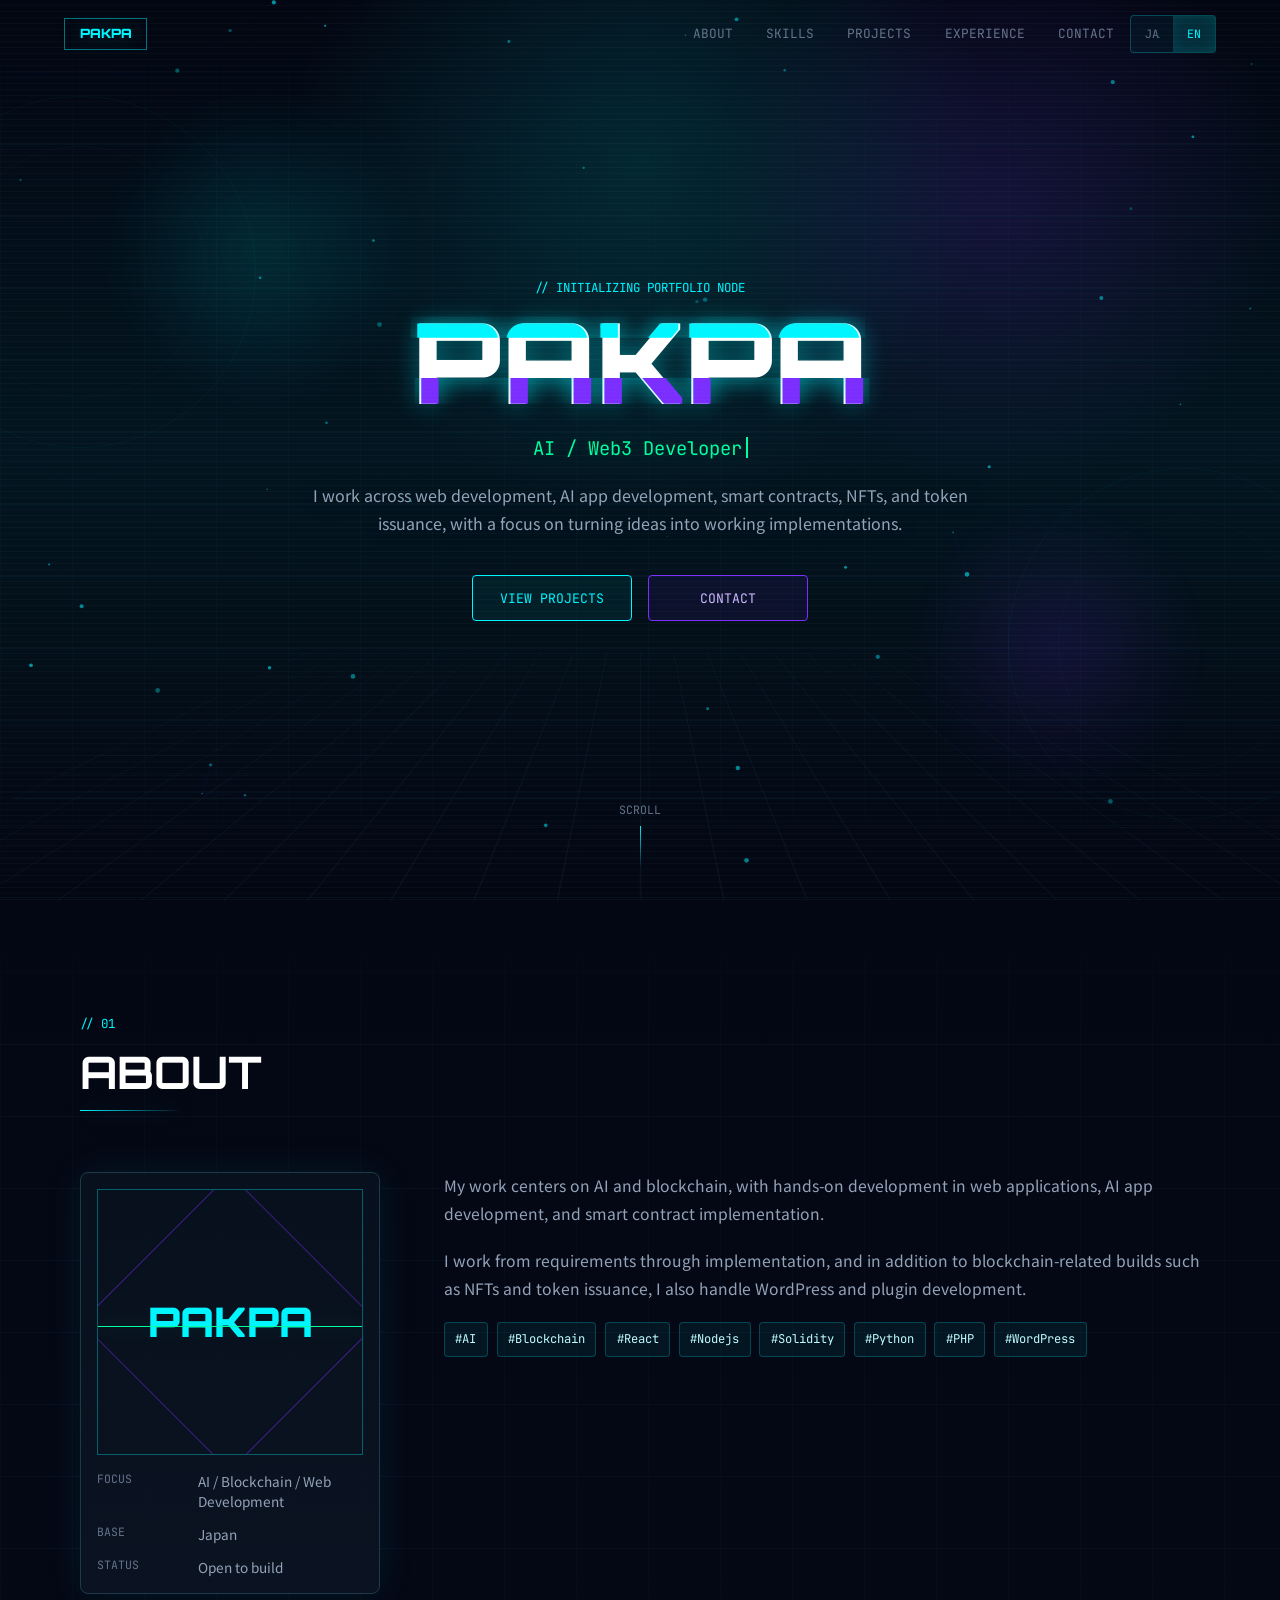
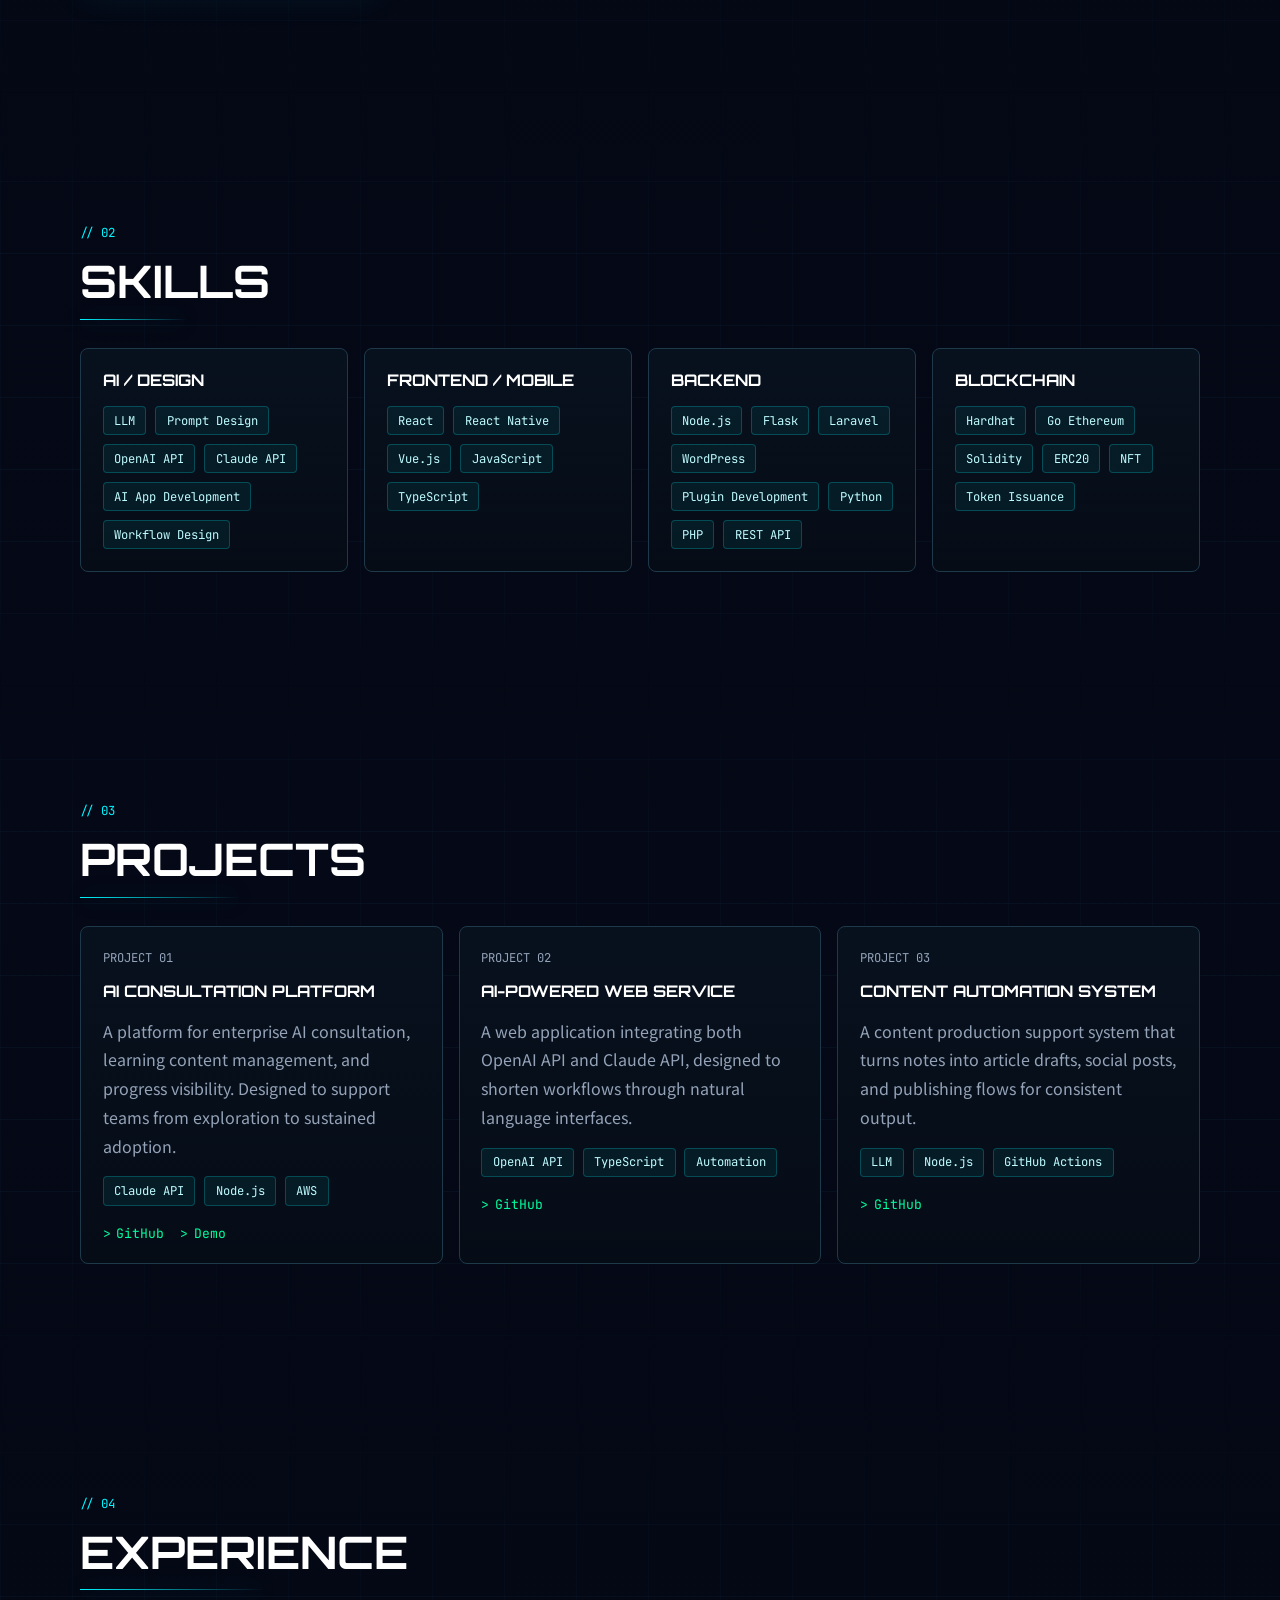
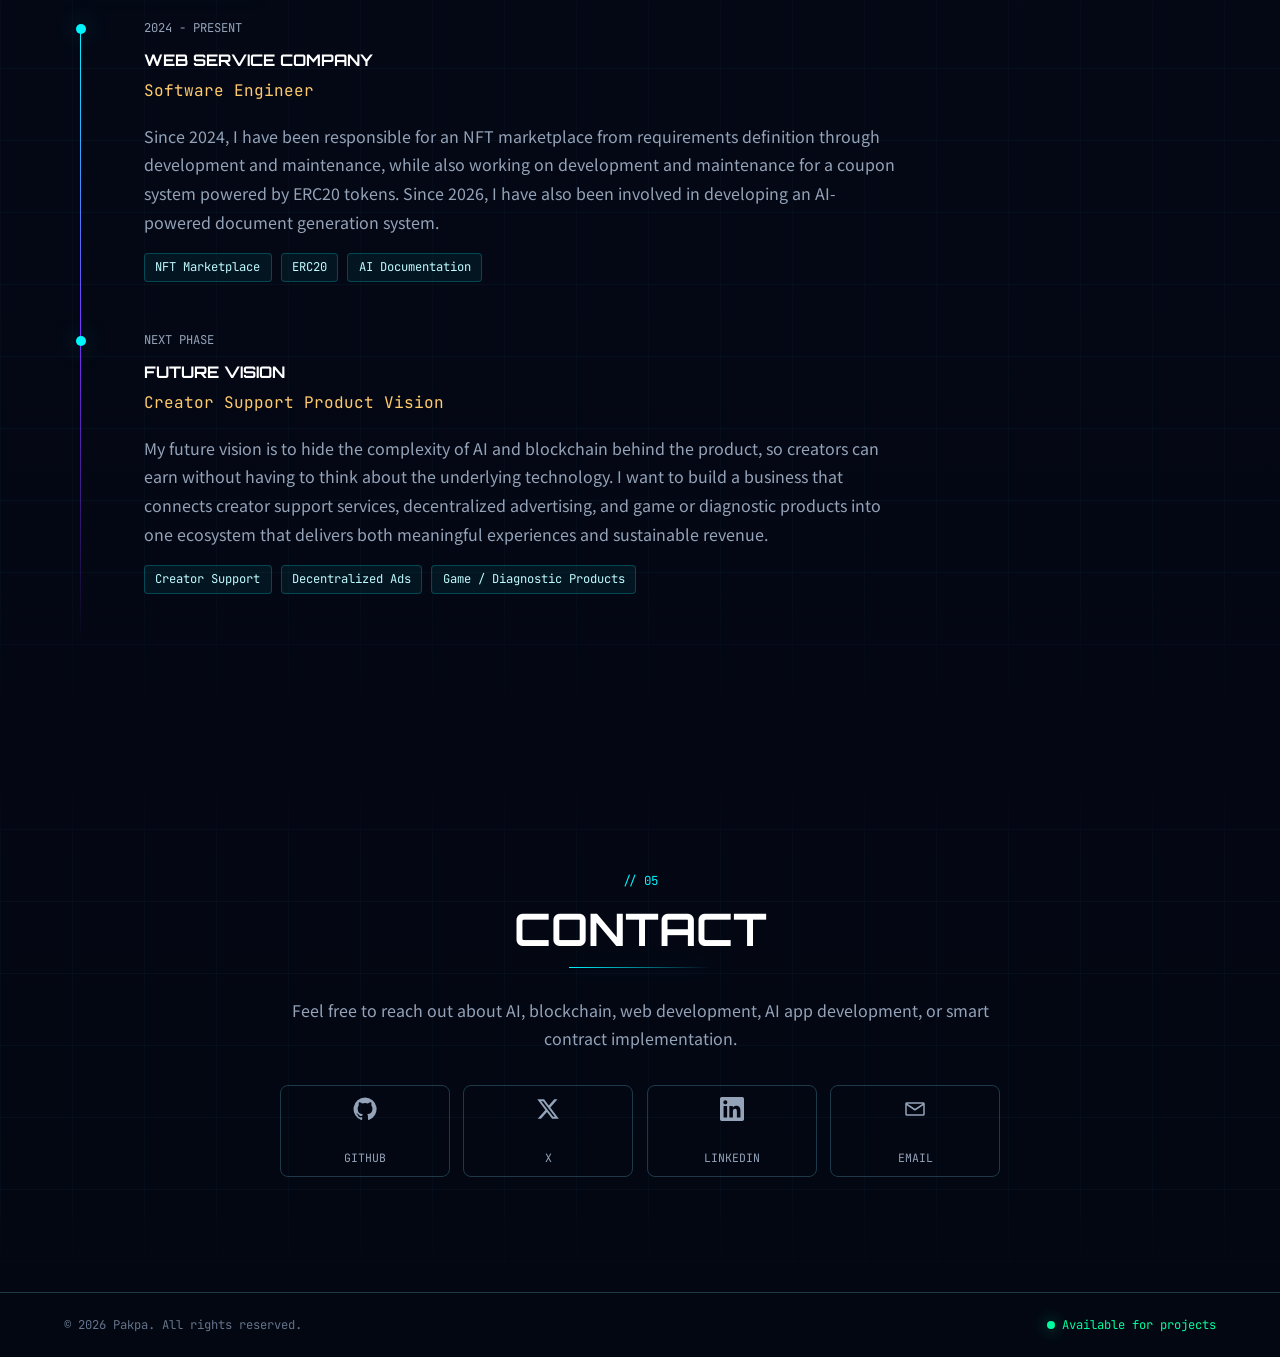
<file: index.html>
<!doctype html>
<html lang="ja">
  <head>
    <meta charset="utf-8">
    <meta name="viewport" content="width=device-width, initial-scale=1">
    <title>Pakpa | AI / Web3 Developer</title>
    <meta
      name="description"
      content="AI とブロックチェーン領域を軸に、web開発、AIアプリ開発、スマートコントラクト、NFT、トークン発行に取り組む Pakpa のポートフォリオサイトです。"
    >
    <meta name="theme-color" content="#030712">
    <meta property="og:type" content="website">
    <meta property="og:title" content="Pakpa | AI / Web3 Developer">
    <meta
      property="og:description"
      content="AI とブロックチェーン領域を軸に、web開発、AIアプリ開発、スマートコントラクト、NFT、トークン発行に取り組む Pakpa のポートフォリオ。"
    >
    <meta property="og:image" content="assets/og-image.svg">
    <meta name="twitter:card" content="summary_large_image">
    <link rel="icon" href="assets/favicon.svg" type="image/svg+xml">
    <link rel="preconnect" href="https://fonts.googleapis.com">
    <link rel="preconnect" href="https://fonts.gstatic.com" crossorigin>
    <link
      href="https://fonts.googleapis.com/css2?family=JetBrains+Mono:wght@300;400;600;700&family=Noto+Sans+JP:wght@300;400;500;700&family=Orbitron:wght@500;700;900&family=Share+Tech+Mono&display=swap"
      rel="stylesheet"
    >
    <link rel="stylesheet" href="assets/styles.css">
    <script src="assets/app.js" defer></script>
  </head>
  <body>
    <a class="skip-link" href="#main" data-i18n="skip_link">本文へ移動</a>

    <header class="site-header" data-header>
      <a class="brand" href="#hero" aria-label="Pakpa Home" data-i18n-attr="aria-label:brand_home">
        <span class="brand-mark">PAKPA</span>
      </a>

      <div class="header-tools">
        <div class="lang-switch" role="group" aria-label="Language switcher" data-i18n-attr="aria-label:language_switcher">
          <button class="lang-button" type="button" data-lang-button="ja" aria-pressed="true">JA</button>
          <button class="lang-button" type="button" data-lang-button="en" aria-pressed="false">EN</button>
        </div>

        <button
          class="nav-toggle"
          type="button"
          aria-label="メニューを開く"
          aria-expanded="false"
          data-nav-toggle
          data-nav-label-open="nav_open"
          data-nav-label-close="nav_close"
        >
          <span></span>
          <span></span>
          <span></span>
        </button>
      </div>

      <nav class="site-nav" aria-label="主要ナビゲーション" data-nav data-i18n-attr="aria-label:primary_navigation">
        <a href="#about" data-i18n="nav_about">About</a>
        <a href="#skills" data-i18n="nav_skills">Skills</a>
        <a href="#projects" data-i18n="nav_projects">Projects</a>
        <a href="#experience" data-i18n="nav_experience">Experience</a>
        <a href="#contact" data-i18n="nav_contact">Contact</a>
      </nav>
    </header>

    <main id="main">
      <section class="hero section-band" id="hero" aria-labelledby="hero-title">
        <canvas class="particle-canvas" data-particles aria-hidden="true"></canvas>
        <div class="hero-glow hero-glow-cyan" aria-hidden="true"></div>
        <div class="hero-glow hero-glow-purple" aria-hidden="true"></div>
        <div class="perspective-grid" aria-hidden="true"></div>
        <div class="hero-scanlines" aria-hidden="true"></div>
        <div class="hero-ring hero-ring-left" aria-hidden="true"></div>
        <div class="hero-ring hero-ring-right" aria-hidden="true"></div>

        <div class="hero-content">
          <p class="system-label hero-intro" data-i18n="hero_system">// INITIALIZING PORTFOLIO NODE</p>
          <h1 class="glitch-title hero-intro" id="hero-title" data-text="PAKPA">PAKPA</h1>
          <p class="hero-role hero-intro">
            <span data-typewriter>AI / Web3開発者</span><span class="typing-caret" aria-hidden="true"></span>
          </p>
          <p class="hero-copy hero-intro" data-i18n="hero_copy">
            web開発、AIアプリ開発、スマートコントラクト、NFT、トークン発行まで、実装に落とし込む開発を行っています。
          </p>
          <div class="hero-actions hero-intro" aria-label="主要リンク" data-i18n-attr="aria-label:primary_links">
            <a class="button button-primary" href="#projects" data-i18n="hero_cta_projects">View Projects</a>
            <a class="button button-secondary" href="#contact" data-i18n="hero_cta_contact">Contact</a>
          </div>
        </div>

        <a class="scroll-cue" href="#about" aria-label="About section" data-i18n-attr="aria-label:scroll_to_about">
          <span data-i18n="scroll_label">Scroll</span>
          <span class="scroll-line" aria-hidden="true"></span>
        </a>
      </section>

      <section class="section-band about-section reveal" id="about" aria-labelledby="about-title">
        <div class="section-shell about-layout">
          <div class="section-heading">
            <p class="section-kicker">// 01</p>
            <h2 class="section-title" id="about-title" data-i18n="about_title">About</h2>
          </div>

          <div class="identity-panel reveal-child" aria-label="Profile signal" data-i18n-attr="aria-label:profile_signal">
            <div class="identity-core">
              <span>PAKPA</span>
            </div>
            <dl class="identity-stats">
              <div>
                <dt data-i18n="stat_focus">Focus</dt>
                <dd data-i18n="stat_focus_value">AI / Blockchain / Web Development</dd>
              </div>
              <div>
                <dt data-i18n="stat_base">Base</dt>
                <dd data-i18n="stat_base_value">Japan</dd>
              </div>
              <div>
                <dt data-i18n="stat_status">Status</dt>
                <dd data-i18n="stat_status_value">Open to build</dd>
              </div>
            </dl>
          </div>

          <div class="about-copy reveal-child">
            <p data-i18n="about_p1">
              AI とブロックチェーン領域を軸に、web開発、AIアプリ開発、スマートコントラクト開発に取り組んでいます。検証で終わらせず、実装して使える形にすることを大切にしています。
            </p>
            <p data-i18n="about_p2">
              要件整理から実装まで一貫して関わり、NFT やトークン発行を含むブロックチェーン実装に加えて、WordPress とそのプラグイン開発にも対応しています。
            </p>
            <div class="badge-list" aria-label="Keywords" data-i18n-attr="aria-label:keywords_label">
              <span>#AI</span>
              <span>#Blockchain</span>
              <span>#React</span>
              <span>#Nodejs</span>
              <span>#Solidity</span>
              <span>#Python</span>
              <span>#PHP</span>
              <span>#WordPress</span>
            </div>
          </div>
        </div>
      </section>

      <section class="section-band reveal" id="skills" aria-labelledby="skills-title">
        <div class="section-shell">
          <div class="section-heading">
            <p class="section-kicker">// 02</p>
            <h2 class="section-title" id="skills-title" data-i18n="skills_title">Skills</h2>
          </div>
          <div class="skills-grid stagger-grid">
            <article class="neon-card reveal-child">
              <h3>AI / Design</h3>
              <ul class="chip-list">
                <li>LLM</li>
                <li>Prompt Design</li>
                <li>OpenAI API</li>
                <li>Claude API</li>
                <li>AI App Development</li>
                <li>Workflow Design</li>
              </ul>
            </article>
            <article class="neon-card reveal-child">
              <h3>Frontend / Mobile</h3>
              <ul class="chip-list">
                <li>React</li>
                <li>React Native</li>
                <li>Vue.js</li>
                <li>JavaScript</li>
                <li>TypeScript</li>
              </ul>
            </article>
            <article class="neon-card reveal-child">
              <h3>Backend</h3>
              <ul class="chip-list">
                <li>Node.js</li>
                <li>Flask</li>
                <li>Laravel</li>
                <li>WordPress</li>
                <li>Plugin Development</li>
                <li>Python</li>
                <li>PHP</li>
                <li>REST API</li>
              </ul>
            </article>
            <article class="neon-card reveal-child">
              <h3>Blockchain</h3>
              <ul class="chip-list">
                <li>Hardhat</li>
                <li>Go Ethereum</li>
                <li>Solidity</li>
                <li>ERC20</li>
                <li>NFT</li>
                <li>Token Issuance</li>
              </ul>
            </article>
          </div>
        </div>
      </section>

      <section class="section-band reveal" id="projects" aria-labelledby="projects-title">
        <div class="section-shell">
          <div class="section-heading">
            <p class="section-kicker">// 03</p>
            <h2 class="section-title" id="projects-title" data-i18n="projects_title">Projects</h2>
          </div>
          <div class="projects-grid stagger-grid">
            <article class="project-card reveal-child">
              <p class="project-index" data-i18n="project_01_index">Project 01</p>
              <h3 data-i18n="project_01_title">AI Consultation Platform</h3>
              <p data-i18n="project_01_desc">
                企業向け AI 導入相談、学習コンテンツ管理、進捗可視化をまとめたプラットフォーム。AI 活用の検討から定着までを支援する設計です。
              </p>
              <div class="tag-row">
                <span>Claude API</span>
                <span>Node.js</span>
                <span>AWS</span>
              </div>
              <div class="project-links">
                <a href="#" aria-label="AI Consultation Platform GitHub" data-i18n="project_link_github" data-i18n-attr="aria-label:project_01_github_label">GitHub</a>
                <a href="#" aria-label="AI Consultation Platform Demo" data-i18n="project_link_demo" data-i18n-attr="aria-label:project_01_demo_label">Demo</a>
              </div>
            </article>
            <article class="project-card reveal-child">
              <p class="project-index" data-i18n="project_02_index">Project 02</p>
              <h3 data-i18n="project_02_title">AI-Powered Web Service</h3>
              <p data-i18n="project_02_desc">
                OpenAI API と Claude API を組み込んだ Web アプリケーション。自然言語インターフェースによる業務フロー短縮を狙っています。
              </p>
              <div class="tag-row">
                <span>OpenAI API</span>
                <span>TypeScript</span>
                <span>Automation</span>
              </div>
              <div class="project-links">
                <a href="#" aria-label="AI-Powered Web Service GitHub" data-i18n="project_link_github" data-i18n-attr="aria-label:project_02_github_label">GitHub</a>
              </div>
            </article>
            <article class="project-card reveal-child">
              <p class="project-index" data-i18n="project_03_index">Project 03</p>
              <h3 data-i18n="project_03_title">Content Automation System</h3>
              <p data-i18n="project_03_desc">
                メモから記事草案、SNS 投稿案、配信管理までをつなぐコンテンツ制作支援システム。小さな入力を継続的な発信へ変換します。
              </p>
              <div class="tag-row">
                <span>LLM</span>
                <span>Node.js</span>
                <span>GitHub Actions</span>
              </div>
              <div class="project-links">
                <a href="#" aria-label="Content Automation System GitHub" data-i18n="project_link_github" data-i18n-attr="aria-label:project_03_github_label">GitHub</a>
              </div>
            </article>
          </div>
        </div>
      </section>

      <section class="section-band reveal" id="experience" aria-labelledby="experience-title">
        <div class="section-shell">
          <div class="section-heading">
            <p class="section-kicker">// 04</p>
            <h2 class="section-title" id="experience-title" data-i18n="experience_title">Experience</h2>
          </div>
          <div class="timeline">
            <article class="timeline-item reveal-child">
              <p class="timeline-period">2024 - Present</p>
              <h3 data-i18n="exp_01_company">Web Service Company</h3>
              <p class="timeline-role" data-i18n="exp_01_role">Software Engineer</p>
              <p data-i18n="exp_01_desc">
                2024年から NFTマーケットプレイスの要件定義から開発保守までを担当し、ERC20トークンを活用したクーポンシステムの開発保守にも従事。2026年からは AIドキュメント自動生成システムの開発にも携わっています。
              </p>
              <div class="tag-row">
                <span>NFT Marketplace</span>
                <span>ERC20</span>
                <span>AI Documentation</span>
              </div>
            </article>
            <article class="timeline-item reveal-child">
              <p class="timeline-period">Next Phase</p>
              <h3 data-i18n="exp_02_company">Future Vision</h3>
              <p class="timeline-role" data-i18n="exp_02_role">Creator Support Product Vision</p>
              <p data-i18n="exp_02_desc">
                AI とブロックチェーンを裏側に隠し、クリエイターが技術の複雑さを意識せずに収益化できる仕組みを作っていきたいと考えています。今後はクリエイター支援サービス、分散型広告、ゲームや診断プロダクトを連動させながら、体験と収益の両方を設計できる事業を形にしていくことが目標です。
              </p>
              <div class="tag-row">
                <span>Creator Support</span>
                <span>Decentralized Ads</span>
                <span>Game / Diagnostic Products</span>
              </div>
            </article>
          </div>
        </div>
      </section>

      <section class="section-band contact-section reveal" id="contact" aria-labelledby="contact-title">
        <div class="section-shell contact-inner">
          <div class="section-heading centered">
            <p class="section-kicker">// 05</p>
            <h2 class="section-title" id="contact-title" data-i18n="contact_title">Contact</h2>
          </div>
          <p class="reveal-child" data-i18n="contact_copy">
            AI、ブロックチェーン、web開発、AIアプリ開発、スマートコントラクト実装のご相談など、お気軽にご連絡ください。
          </p>
          <div class="social-grid stagger-grid" aria-label="Contact links" data-i18n-attr="aria-label:contact_links">
            <a class="social-link reveal-child" href="#" aria-label="GitHub">
              <svg viewBox="0 0 24 24" aria-hidden="true"><path d="M12 .5A11.5 11.5 0 0 0 8.36 22.9c.58.1.79-.25.79-.56v-2.02c-3.22.7-3.9-1.38-3.9-1.38-.53-1.34-1.3-1.7-1.3-1.7-1.06-.72.08-.71.08-.71 1.17.08 1.79 1.2 1.79 1.2 1.04 1.78 2.73 1.27 3.4.97.1-.76.41-1.27.74-1.56-2.57-.29-5.27-1.28-5.27-5.72 0-1.26.45-2.3 1.2-3.11-.12-.29-.52-1.47.11-3.06 0 0 .98-.31 3.17 1.19a10.9 10.9 0 0 1 5.78 0c2.2-1.5 3.17-1.19 3.17-1.19.64 1.59.24 2.77.12 3.06.75.81 1.2 1.85 1.2 3.11 0 4.45-2.71 5.43-5.29 5.71.42.36.8 1.07.8 2.16v3.05c0 .31.21.67.8.56A11.5 11.5 0 0 0 12 .5Z"/></svg>
              <span>GitHub</span>
            </a>
            <a class="social-link reveal-child" href="#" aria-label="X">
              <svg viewBox="0 0 24 24" aria-hidden="true"><path d="M18.24 2.25h3.31l-7.23 8.26 8.5 11.24h-6.66l-5.21-6.82-5.97 6.82H1.68l7.73-8.84L1.25 2.25h6.83l4.71 6.23 5.45-6.23Zm-1.16 17.52h1.83L7.08 4.13H5.12l11.96 15.64Z"/></svg>
              <span>X</span>
            </a>
            <a class="social-link reveal-child" href="#" aria-label="LinkedIn">
              <svg viewBox="0 0 24 24" aria-hidden="true"><path d="M20.45 20.45h-3.55v-5.57c0-1.33-.03-3.04-1.85-3.04-1.85 0-2.14 1.45-2.14 2.94v5.67H9.35V9h3.41v1.56h.05a3.74 3.74 0 0 1 3.37-1.85c3.6 0 4.27 2.37 4.27 5.46v6.28ZM5.34 7.43a2.06 2.06 0 1 1 0-4.13 2.06 2.06 0 0 1 0 4.13Zm1.78 13.02H3.56V9h3.56v11.45ZM22.23 0H1.77C.79 0 0 .77 0 1.73v20.54C0 23.23.79 24 1.77 24h20.46c.98 0 1.77-.77 1.77-1.73V1.73C24 .77 23.2 0 22.23 0Z"/></svg>
              <span>LinkedIn</span>
            </a>
            <a class="social-link reveal-child" href="mailto:your@email.com" aria-label="Send email" data-i18n-attr="aria-label:email_link_label">
              <svg viewBox="0 0 24 24" aria-hidden="true"><path d="M3.75 5.25h16.5c.83 0 1.5.67 1.5 1.5v10.5c0 .83-.67 1.5-1.5 1.5H3.75c-.83 0-1.5-.67-1.5-1.5V6.75c0-.83.67-1.5 1.5-1.5Zm.62 1.5 7.63 5.08 7.63-5.08H4.37Zm15.88 1.4-7.84 5.23a.75.75 0 0 1-.82 0L3.75 8.15v9.1h16.5v-9.1Z"/></svg>
              <span>Email</span>
            </a>
          </div>
        </div>
      </section>
    </main>

    <footer class="site-footer">
      <p data-i18n="footer_copyright">&copy; 2026 Pakpa. All rights reserved.</p>
      <p class="availability" data-i18n="footer_status">Available for projects</p>
    </footer>
  </body>
</html>
</file>
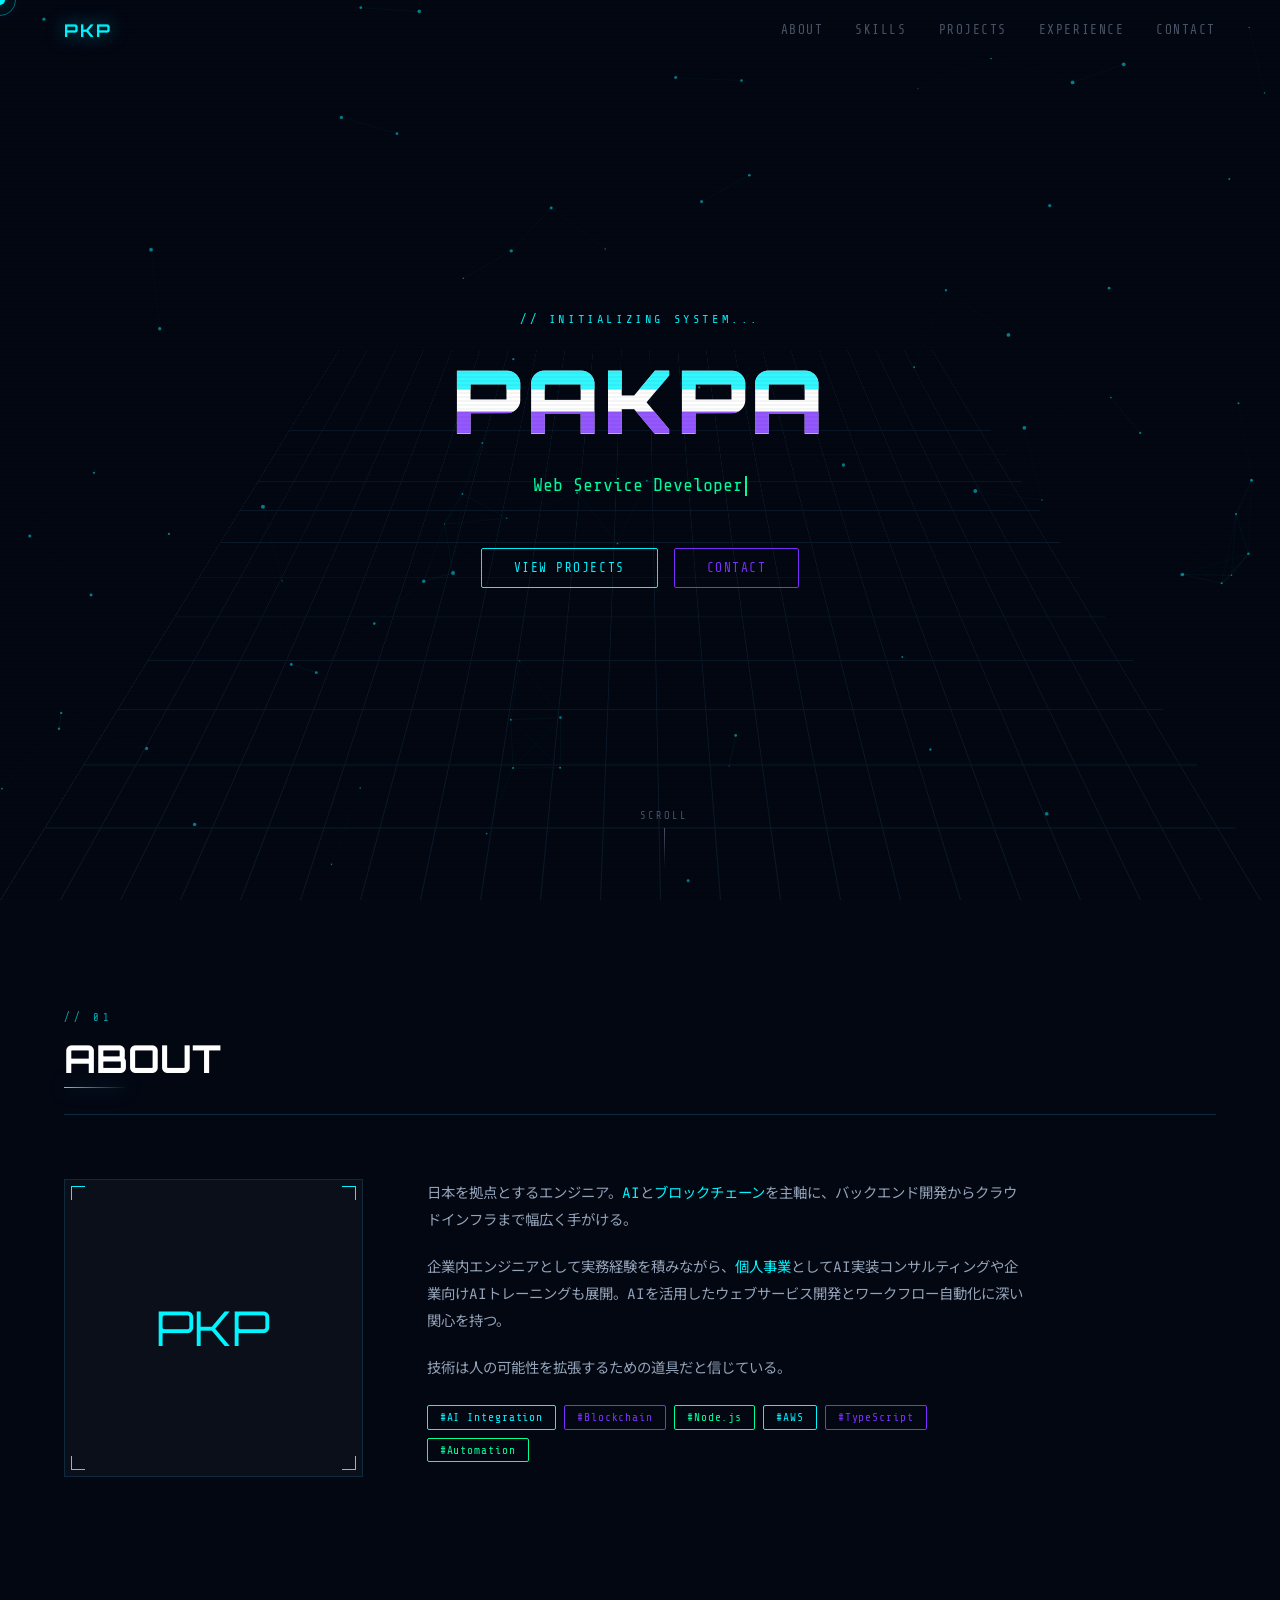
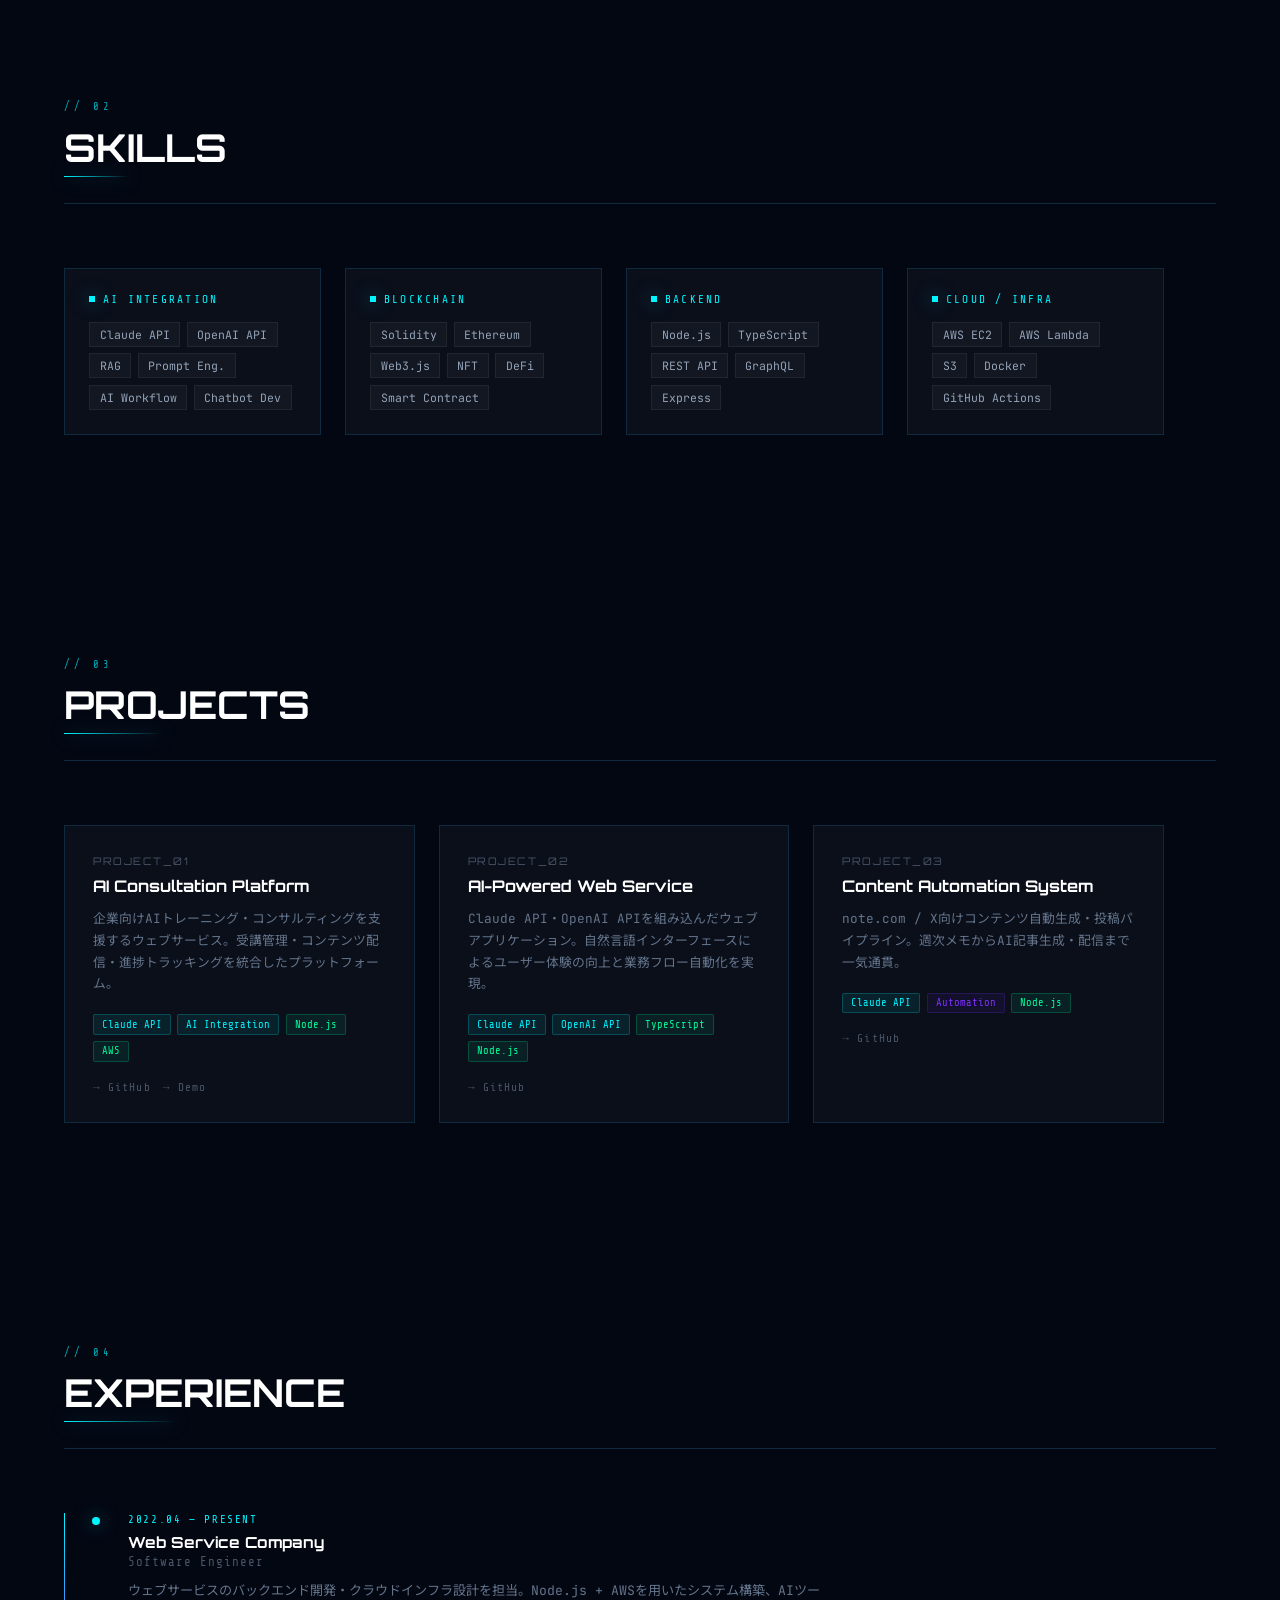
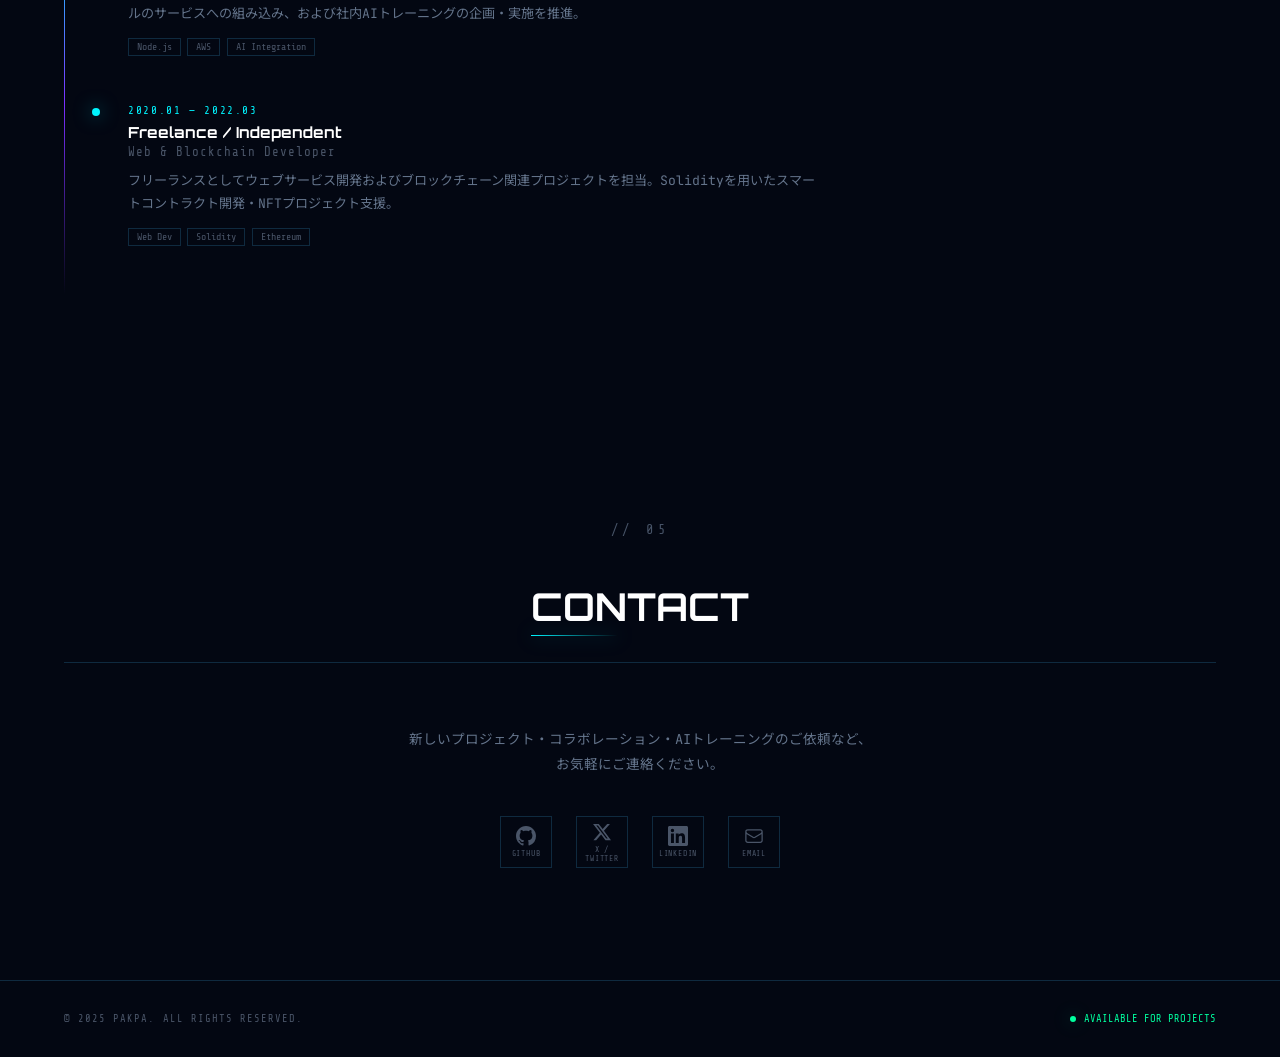
<file: docs/portfolio.html>
<!DOCTYPE html>
<html lang="ja">
<head>
<meta charset="UTF-8">
<meta name="viewport" content="width=device-width, initial-scale=1.0">
<title>Pakpa | Web Service & AI Integration Engineer</title>
<link rel="preconnect" href="https://fonts.googleapis.com">
<link href="https://fonts.googleapis.com/css2?family=Orbitron:wght@400;700;900&family=Share+Tech+Mono&family=Noto+Sans+JP:wght@300;400&family=JetBrains+Mono:wght@300;400&display=swap" rel="stylesheet">
<style>
:root {
  --bg: #030712;
  --bg2: #0a0f1a;
  --cyan: #00f5ff;
  --purple: #7b2fff;
  --green: #00ff9f;
  --text: #e2e8f0;
  --muted: #4a5568;
  --border: #0f2a3f;
  --glow-c: 0 0 18px rgba(0,245,255,0.5);
  --glow-p: 0 0 18px rgba(123,47,255,0.5);
  --glow-g: 0 0 18px rgba(0,255,159,0.4);
}

*, *::before, *::after { box-sizing: border-box; margin: 0; padding: 0; }

html { scroll-behavior: smooth; }

body {
  background: var(--bg);
  color: var(--text);
  font-family: 'JetBrains Mono', 'Noto Sans JP', monospace;
  overflow-x: hidden;
  cursor: none;
}

/* Custom cursor */
.cursor {
  position: fixed;
  width: 10px; height: 10px;
  background: var(--cyan);
  border-radius: 50%;
  pointer-events: none;
  z-index: 9999;
  transform: translate(-50%, -50%);
  transition: width .2s, height .2s, opacity .2s;
  mix-blend-mode: screen;
  box-shadow: var(--glow-c);
}
.cursor-ring {
  position: fixed;
  width: 32px; height: 32px;
  border: 1px solid rgba(0,245,255,0.4);
  border-radius: 50%;
  pointer-events: none;
  z-index: 9998;
  transform: translate(-50%, -50%);
  transition: all .15s ease-out;
}

/* Scanline overlay */
body::after {
  content: '';
  position: fixed;
  inset: 0;
  background: repeating-linear-gradient(
    0deg,
    transparent,
    transparent 2px,
    rgba(0,0,0,0.04) 2px,
    rgba(0,0,0,0.04) 4px
  );
  pointer-events: none;
  z-index: 9000;
}

/* ─── HEADER ─── */
header {
  position: fixed;
  top: 0; left: 0; right: 0;
  z-index: 1000;
  padding: 0 5%;
  height: 60px;
  display: flex;
  align-items: center;
  justify-content: space-between;
  border-bottom: 1px solid transparent;
  transition: all .3s;
}
header.scrolled {
  background: rgba(3,7,18,0.8);
  backdrop-filter: blur(16px);
  border-bottom-color: var(--border);
}
.logo {
  font-family: 'Orbitron', monospace;
  font-size: 1.1rem;
  font-weight: 700;
  color: var(--cyan);
  text-decoration: none;
  letter-spacing: .1em;
  text-shadow: var(--glow-c);
}
nav { display: flex; gap: 2rem; }
nav a {
  font-family: 'Share Tech Mono', monospace;
  font-size: .8rem;
  color: var(--muted);
  text-decoration: none;
  letter-spacing: .12em;
  transition: color .2s;
  position: relative;
}
nav a::after {
  content: '';
  position: absolute;
  bottom: -3px; left: 0;
  width: 0; height: 1px;
  background: var(--cyan);
  transition: width .2s;
  box-shadow: var(--glow-c);
}
nav a:hover { color: var(--cyan); }
nav a:hover::after { width: 100%; }
nav a.active { color: var(--cyan); }
.nav-toggle { display: none; flex-direction: column; gap: 5px; cursor: pointer; }
.nav-toggle span { width: 24px; height: 1.5px; background: var(--cyan); transition: all .3s; }

/* ─── HERO ─── */
#hero {
  min-height: 100vh;
  display: flex;
  flex-direction: column;
  align-items: center;
  justify-content: center;
  position: relative;
  overflow: hidden;
  text-align: center;
  padding: 0 5%;
}
canvas#particles {
  position: absolute;
  inset: 0;
  z-index: 0;
}
.hero-grid {
  position: absolute;
  inset: 0;
  background-image:
    linear-gradient(var(--border) 1px, transparent 1px),
    linear-gradient(90deg, var(--border) 1px, transparent 1px);
  background-size: 60px 60px;
  transform: perspective(600px) rotateX(30deg) scaleY(1.5);
  transform-origin: bottom;
  z-index: 0;
  opacity: 0.5;
}
.hero-content {
  position: relative;
  z-index: 1;
}
.hero-pre {
  font-family: 'Share Tech Mono', monospace;
  font-size: .75rem;
  color: var(--cyan);
  letter-spacing: .3em;
  margin-bottom: 1.2rem;
  opacity: 0;
  animation: fadeUp .8s .2s forwards;
}
h1.glitch {
  font-family: 'Orbitron', monospace;
  font-size: clamp(2.5rem, 7vw, 5.5rem);
  font-weight: 900;
  color: #fff;
  letter-spacing: .04em;
  position: relative;
  opacity: 0;
  animation: fadeUp .8s .4s forwards;
}
h1.glitch::before,
h1.glitch::after {
  content: attr(data-text);
  position: absolute;
  inset: 0;
  opacity: .8;
}
h1.glitch::before {
  color: var(--cyan);
  animation: glitch1 3.5s infinite;
  clip-path: polygon(0 20%, 100% 20%, 100% 40%, 0 40%);
}
h1.glitch::after {
  color: var(--purple);
  animation: glitch2 3.5s infinite;
  clip-path: polygon(0 60%, 100% 60%, 100% 80%, 0 80%);
}
@keyframes glitch1 {
  0%,90%,100% { transform: translate(0); }
  92% { transform: translate(-4px, 1px); }
  94% { transform: translate(4px, -1px); }
  96% { transform: translate(-2px); }
}
@keyframes glitch2 {
  0%,88%,100% { transform: translate(0); }
  90% { transform: translate(3px, 2px); }
  93% { transform: translate(-3px, -1px); }
  95% { transform: translate(2px); }
}
.hero-sub {
  font-family: 'Share Tech Mono', monospace;
  font-size: clamp(.9rem, 2vw, 1.15rem);
  color: var(--muted);
  margin-top: 1.2rem;
  min-height: 1.8em;
  opacity: 0;
  animation: fadeUp .8s .6s forwards;
}
.hero-sub .typed { color: var(--green); }
.hero-sub .cursor-blink {
  display: inline-block;
  width: 2px; height: 1.1em;
  background: var(--green);
  vertical-align: middle;
  margin-left: 2px;
  animation: blink .8s step-end infinite;
}
@keyframes blink { 0%,100% { opacity:1 } 50% { opacity:0 } }
.hero-cta {
  display: flex;
  gap: 1rem;
  justify-content: center;
  margin-top: 2.5rem;
  flex-wrap: wrap;
  opacity: 0;
  animation: fadeUp .8s .9s forwards;
}
.btn {
  font-family: 'Share Tech Mono', monospace;
  font-size: .8rem;
  letter-spacing: .12em;
  padding: .75rem 2rem;
  border-radius: 2px;
  cursor: pointer;
  transition: all .25s;
  text-decoration: none;
}
.btn-primary {
  background: transparent;
  border: 1px solid var(--cyan);
  color: var(--cyan);
  box-shadow: inset 0 0 0 0 var(--cyan);
}
.btn-primary:hover {
  background: rgba(0,245,255,.08);
  box-shadow: var(--glow-c), inset 0 0 20px rgba(0,245,255,.05);
  color: #fff;
}
.btn-secondary {
  background: transparent;
  border: 1px solid var(--purple);
  color: var(--purple);
}
.btn-secondary:hover {
  background: rgba(123,47,255,.08);
  box-shadow: var(--glow-p);
  color: #fff;
}
.scroll-down {
  position: absolute;
  bottom: 2rem;
  left: 50%;
  transform: translateX(-50%);
  display: flex;
  flex-direction: column;
  align-items: center;
  gap: .4rem;
  opacity: 0;
  animation: fadeUp .8s 1.2s forwards;
  z-index: 1;
}
.scroll-down span {
  font-family: 'Share Tech Mono', monospace;
  font-size: .65rem;
  color: var(--muted);
  letter-spacing: .2em;
}
.scroll-arrow {
  width: 1px; height: 40px;
  background: linear-gradient(to bottom, var(--muted), transparent);
  position: relative;
  animation: scrollPulse 1.8s ease-in-out infinite;
}
@keyframes scrollPulse {
  0%,100% { opacity: .3; transform: scaleY(1); }
  50% { opacity: 1; transform: scaleY(1.2); }
}
@keyframes fadeUp {
  from { opacity:0; transform: translateY(20px); }
  to   { opacity:1; transform: translateY(0); }
}

/* ─── SECTION BASE ─── */
section {
  padding: 7rem 5%;
  position: relative;
}
.section-label {
  font-family: 'Share Tech Mono', monospace;
  font-size: .65rem;
  letter-spacing: .35em;
  color: var(--cyan);
  margin-bottom: .6rem;
  opacity: .7;
}
.section-title {
  font-family: 'Orbitron', monospace;
  font-size: clamp(1.6rem, 4vw, 2.4rem);
  font-weight: 700;
  color: #fff;
  margin-bottom: .5rem;
  position: relative;
  display: inline-block;
}
.section-title::after {
  content: '';
  position: absolute;
  bottom: -6px; left: 0;
  width: 40%;
  height: 1px;
  background: linear-gradient(90deg, var(--cyan), transparent);
  box-shadow: var(--glow-c);
}
.section-divider {
  border: none;
  border-top: 1px solid var(--border);
  margin-bottom: 4rem;
  margin-top: 1.5rem;
}

/* reveal on scroll */
.reveal {
  opacity: 0;
  transform: translateY(30px);
  transition: opacity .7s ease, transform .7s ease;
}
.reveal.visible {
  opacity: 1;
  transform: translateY(0);
}

/* ─── ABOUT ─── */
#about .about-grid {
  display: grid;
  grid-template-columns: 1fr 2fr;
  gap: 4rem;
  align-items: start;
  max-width: 960px;
}
.avatar-wrap {
  position: relative;
}
.avatar-box {
  width: 100%;
  aspect-ratio: 1;
  border: 1px solid var(--border);
  background: var(--bg2);
  display: flex;
  align-items: center;
  justify-content: center;
  font-family: 'Orbitron', monospace;
  font-size: 3rem;
  color: var(--cyan);
  position: relative;
  overflow: hidden;
}
.avatar-box::before {
  content: '';
  position: absolute;
  inset: -2px;
  background: linear-gradient(135deg, var(--cyan), transparent 40%, var(--purple));
  z-index: -1;
  animation: rotateBorder 4s linear infinite;
}
@keyframes rotateBorder {
  to { transform: rotate(360deg); }
}
.corner {
  position: absolute;
  width: 14px; height: 14px;
  border-color: var(--cyan);
  border-style: solid;
}
.corner-tl { top: 6px; left: 6px; border-width: 1px 0 0 1px; }
.corner-tr { top: 6px; right: 6px; border-width: 1px 1px 0 0; }
.corner-bl { bottom: 6px; left: 6px; border-width: 0 0 1px 1px; }
.corner-br { bottom: 6px; right: 6px; border-width: 0 1px 1px 0; }
.about-text p {
  font-size: .9rem;
  line-height: 1.9;
  color: #94a3b8;
  margin-bottom: 1.2rem;
}
.about-text p span { color: var(--cyan); }
.badges {
  display: flex;
  flex-wrap: wrap;
  gap: .5rem;
  margin-top: 1.5rem;
}
.badge {
  font-family: 'Share Tech Mono', monospace;
  font-size: .7rem;
  padding: .3rem .75rem;
  border-radius: 2px;
  letter-spacing: .08em;
}
.badge-c { border: 1px solid var(--cyan); color: var(--cyan); }
.badge-p { border: 1px solid var(--purple); color: var(--purple); }
.badge-g { border: 1px solid var(--green); color: var(--green); }

/* ─── SKILLS ─── */
#skills .skills-categories {
  display: grid;
  grid-template-columns: repeat(auto-fill, minmax(220px, 1fr));
  gap: 1.5rem;
  max-width: 1100px;
}
.skill-category {
  background: var(--bg2);
  border: 1px solid var(--border);
  padding: 1.5rem;
  position: relative;
  transition: border-color .3s, box-shadow .3s;
}
.skill-category:hover {
  border-color: var(--cyan);
  box-shadow: var(--glow-c);
}
.skill-cat-title {
  font-family: 'Share Tech Mono', monospace;
  font-size: .7rem;
  letter-spacing: .2em;
  color: var(--cyan);
  margin-bottom: 1rem;
  display: flex;
  align-items: center;
  gap: .5rem;
}
.skill-cat-title::before {
  content: '';
  width: 6px; height: 6px;
  background: var(--cyan);
  box-shadow: var(--glow-c);
}
.skill-items { display: flex; flex-wrap: wrap; gap: .4rem; }
.skill-item {
  font-family: 'JetBrains Mono', monospace;
  font-size: .72rem;
  color: #94a3b8;
  background: rgba(255,255,255,.03);
  border: 1px solid rgba(255,255,255,.06);
  padding: .25rem .6rem;
  transition: all .2s;
}
.skill-item:hover {
  color: var(--green);
  border-color: var(--green);
}

/* ─── PROJECTS ─── */
#projects .projects-grid {
  display: grid;
  grid-template-columns: repeat(auto-fill, minmax(300px, 1fr));
  gap: 1.5rem;
  max-width: 1100px;
}
.project-card {
  background: var(--bg2);
  border: 1px solid var(--border);
  padding: 1.75rem;
  position: relative;
  transition: all .3s;
  overflow: hidden;
}
.project-card::before {
  content: '';
  position: absolute;
  top: 0; left: -100%;
  width: 100%; height: 1px;
  background: linear-gradient(90deg, transparent, var(--cyan), transparent);
  transition: left .5s;
}
.project-card:hover { border-color: rgba(0,245,255,.4); box-shadow: 0 0 30px rgba(0,245,255,.07); }
.project-card:hover::before { left: 100%; }
.project-num {
  font-family: 'Orbitron', monospace;
  font-size: .65rem;
  color: var(--muted);
  margin-bottom: .5rem;
  letter-spacing: .15em;
}
.project-name {
  font-family: 'Orbitron', monospace;
  font-size: 1rem;
  font-weight: 700;
  color: #fff;
  margin-bottom: .75rem;
}
.project-desc {
  font-size: .8rem;
  line-height: 1.7;
  color: #64748b;
  margin-bottom: 1.2rem;
}
.project-tech { display: flex; flex-wrap: wrap; gap: .4rem; margin-bottom: 1.2rem; }
.tech-tag {
  font-family: 'Share Tech Mono', monospace;
  font-size: .65rem;
  padding: .2rem .5rem;
  border-radius: 2px;
}
.tech-ai    { background: rgba(0,245,255,.08); color: var(--cyan); border: 1px solid rgba(0,245,255,.2); }
.tech-bc    { background: rgba(123,47,255,.08); color: var(--purple); border: 1px solid rgba(123,47,255,.2); }
.tech-infra { background: rgba(0,255,159,.08); color: var(--green); border: 1px solid rgba(0,255,159,.2); }
.project-links { display: flex; gap: .75rem; }
.project-links a {
  font-family: 'Share Tech Mono', monospace;
  font-size: .7rem;
  color: var(--muted);
  text-decoration: none;
  letter-spacing: .1em;
  transition: color .2s;
  display: flex; align-items: center; gap: .3rem;
}
.project-links a:hover { color: var(--cyan); }

/* ─── EXPERIENCE ─── */
#experience .timeline {
  position: relative;
  max-width: 760px;
  padding-left: 2rem;
}
#experience .timeline::before {
  content: '';
  position: absolute;
  top: 0; bottom: 0; left: 0;
  width: 1px;
  background: linear-gradient(to bottom, var(--cyan), var(--purple), transparent);
}
.timeline-item {
  position: relative;
  padding: 0 0 3rem 2rem;
}
.timeline-item::before {
  content: '';
  position: absolute;
  left: -4px; top: 4px;
  width: 8px; height: 8px;
  border-radius: 50%;
  background: var(--cyan);
  box-shadow: var(--glow-c);
}
.timeline-period {
  font-family: 'Share Tech Mono', monospace;
  font-size: .68rem;
  color: var(--cyan);
  letter-spacing: .15em;
  margin-bottom: .4rem;
}
.timeline-company {
  font-family: 'Orbitron', monospace;
  font-size: .95rem;
  font-weight: 700;
  color: #fff;
  margin-bottom: .2rem;
}
.timeline-role {
  font-size: .78rem;
  color: var(--muted);
  margin-bottom: .6rem;
  font-family: 'Share Tech Mono', monospace;
  letter-spacing: .08em;
}
.timeline-desc {
  font-size: .82rem;
  line-height: 1.8;
  color: #64748b;
  margin-bottom: .75rem;
}
.timeline-tags { display: flex; flex-wrap: wrap; gap: .4rem; }
.timeline-tag {
  font-family: 'Share Tech Mono', monospace;
  font-size: .62rem;
  padding: .15rem .5rem;
  border: 1px solid var(--border);
  color: var(--muted);
}

/* ─── CONTACT ─── */
#contact {
  text-align: center;
}
#contact .contact-inner {
  max-width: 600px;
  margin: 0 auto;
}
#contact p {
  font-size: .85rem;
  color: #64748b;
  line-height: 1.8;
  margin-bottom: 2.5rem;
}
.social-links {
  display: flex;
  justify-content: center;
  gap: 1.5rem;
  flex-wrap: wrap;
}
.social-link {
  width: 52px; height: 52px;
  border: 1px solid var(--border);
  display: flex; align-items: center; justify-content: center;
  color: var(--muted);
  text-decoration: none;
  font-family: 'Share Tech Mono', monospace;
  font-size: .65rem;
  letter-spacing: .05em;
  transition: all .3s;
  position: relative;
  overflow: hidden;
  flex-direction: column;
  gap: .2rem;
}
.social-link svg { width: 20px; height: 20px; }
.social-link:hover.github { border-color: var(--text); color: var(--text); box-shadow: 0 0 16px rgba(226,232,240,.2); }
.social-link:hover.twitter { border-color: var(--cyan); color: var(--cyan); box-shadow: var(--glow-c); }
.social-link:hover.email   { border-color: var(--green); color: var(--green); box-shadow: var(--glow-g); }
.social-link:hover.linkedin { border-color: var(--purple); color: var(--purple); box-shadow: var(--glow-p); }
.social-label {
  font-size: .5rem;
  letter-spacing: .1em;
}

footer {
  padding: 2rem 5%;
  border-top: 1px solid var(--border);
  display: flex;
  align-items: center;
  justify-content: space-between;
}
footer p {
  font-family: 'Share Tech Mono', monospace;
  font-size: .65rem;
  color: var(--muted);
  letter-spacing: .1em;
}
.status-dot {
  display: flex;
  align-items: center;
  gap: .5rem;
  font-family: 'Share Tech Mono', monospace;
  font-size: .65rem;
  color: var(--green);
}
.status-dot::before {
  content: '';
  width: 6px; height: 6px;
  border-radius: 50%;
  background: var(--green);
  box-shadow: var(--glow-g);
  animation: pulse 2s ease-in-out infinite;
}
@keyframes pulse {
  0%,100% { opacity:1; transform: scale(1); }
  50% { opacity:.5; transform: scale(1.4); }
}

/* ─── MOBILE ─── */
@media (max-width: 768px) {
  nav { display: none; }
  nav.open {
    display: flex;
    flex-direction: column;
    position: fixed;
    inset: 0;
    background: rgba(3,7,18,.97);
    align-items: center;
    justify-content: center;
    gap: 2rem;
    z-index: 999;
  }
  nav.open a { font-size: 1rem; }
  .nav-toggle { display: flex; z-index: 1001; }
  #about .about-grid { grid-template-columns: 1fr; }
  .avatar-box { max-width: 180px; margin: 0 auto; }
  .social-link { width: 46px; height: 46px; }
}
</style>
</head>
<body>

<div class="cursor" id="cursor"></div>
<div class="cursor-ring" id="cursorRing"></div>

<!-- HEADER -->
<header id="header">
  <a href="#hero" class="logo">PKP</a>
  <nav id="nav">
    <a href="#about">ABOUT</a>
    <a href="#skills">SKILLS</a>
    <a href="#projects">PROJECTS</a>
    <a href="#experience">EXPERIENCE</a>
    <a href="#contact">CONTACT</a>
  </nav>
  <div class="nav-toggle" id="navToggle" aria-label="menu">
    <span></span><span></span><span></span>
  </div>
</header>

<!-- HERO -->
<section id="hero">
  <canvas id="particles"></canvas>
  <div class="hero-grid"></div>
  <div class="hero-content">
    <p class="hero-pre">// INITIALIZING SYSTEM...</p>
    <h1 class="glitch" data-text="PAKPA">PAKPA</h1>
    <p class="hero-sub">
      <span class="typed" id="typed"></span><span class="cursor-blink"></span>
    </p>
    <div class="hero-cta">
      <a href="#projects" class="btn btn-primary">VIEW PROJECTS</a>
      <a href="#contact" class="btn btn-secondary">CONTACT</a>
    </div>
  </div>
  <div class="scroll-down">
    <span>SCROLL</span>
    <div class="scroll-arrow"></div>
  </div>
</section>

<!-- ABOUT -->
<section id="about">
  <div class="reveal">
    <p class="section-label">// 01</p>
    <h2 class="section-title">ABOUT</h2>
    <hr class="section-divider">
    <div class="about-grid">
      <div class="avatar-wrap">
        <div class="avatar-box">
          <div class="corner corner-tl"></div>
          <div class="corner corner-tr"></div>
          <div class="corner corner-bl"></div>
          <div class="corner corner-br"></div>
          PKP
        </div>
      </div>
      <div class="about-text">
        <p>日本を拠点とするエンジニア。<span>AI</span>と<span>ブロックチェーン</span>を主軸に、バックエンド開発からクラウドインフラまで幅広く手がける。</p>
        <p>企業内エンジニアとして実務経験を積みながら、<span>個人事業</span>としてAI実装コンサルティングや企業向けAIトレーニングも展開。AIを活用したウェブサービス開発とワークフロー自動化に深い関心を持つ。</p>
        <p>技術は人の可能性を拡張するための道具だと信じている。</p>
        <div class="badges">
          <span class="badge badge-c">#AI Integration</span>
          <span class="badge badge-p">#Blockchain</span>
          <span class="badge badge-g">#Node.js</span>
          <span class="badge badge-c">#AWS</span>
          <span class="badge badge-p">#TypeScript</span>
          <span class="badge badge-g">#Automation</span>
        </div>
      </div>
    </div>
  </div>
</section>

<!-- SKILLS -->
<section id="skills">
  <div class="reveal">
    <p class="section-label">// 02</p>
    <h2 class="section-title">SKILLS</h2>
    <hr class="section-divider">
    <div class="skills-categories">
      <div class="skill-category">
        <div class="skill-cat-title">AI INTEGRATION</div>
        <div class="skill-items">
          <span class="skill-item">Claude API</span>
          <span class="skill-item">OpenAI API</span>
          <span class="skill-item">RAG</span>
          <span class="skill-item">Prompt Eng.</span>
          <span class="skill-item">AI Workflow</span>
          <span class="skill-item">Chatbot Dev</span>
        </div>
      </div>
      <div class="skill-category">
        <div class="skill-cat-title">BLOCKCHAIN</div>
        <div class="skill-items">
          <span class="skill-item">Solidity</span>
          <span class="skill-item">Ethereum</span>
          <span class="skill-item">Web3.js</span>
          <span class="skill-item">NFT</span>
          <span class="skill-item">DeFi</span>
          <span class="skill-item">Smart Contract</span>
        </div>
      </div>
      <div class="skill-category">
        <div class="skill-cat-title">BACKEND</div>
        <div class="skill-items">
          <span class="skill-item">Node.js</span>
          <span class="skill-item">TypeScript</span>
          <span class="skill-item">REST API</span>
          <span class="skill-item">GraphQL</span>
          <span class="skill-item">Express</span>
        </div>
      </div>
      <div class="skill-category">
        <div class="skill-cat-title">CLOUD / INFRA</div>
        <div class="skill-items">
          <span class="skill-item">AWS EC2</span>
          <span class="skill-item">AWS Lambda</span>
          <span class="skill-item">S3</span>
          <span class="skill-item">Docker</span>
          <span class="skill-item">GitHub Actions</span>
        </div>
      </div>
    </div>
  </div>
</section>

<!-- PROJECTS -->
<section id="projects">
  <div class="reveal">
    <p class="section-label">// 03</p>
    <h2 class="section-title">PROJECTS</h2>
    <hr class="section-divider">
    <div class="projects-grid">
      <div class="project-card">
        <p class="project-num">PROJECT_01</p>
        <h3 class="project-name">AI Consultation Platform</h3>
        <p class="project-desc">企業向けAIトレーニング・コンサルティングを支援するウェブサービス。受講管理・コンテンツ配信・進捗トラッキングを統合したプラットフォーム。</p>
        <div class="project-tech">
          <span class="tech-tag tech-ai">Claude API</span>
          <span class="tech-tag tech-ai">AI Integration</span>
          <span class="tech-tag tech-infra">Node.js</span>
          <span class="tech-tag tech-infra">AWS</span>
        </div>
        <div class="project-links">
          <a href="#">&#x2192; GitHub</a>
          <a href="#">&#x2192; Demo</a>
        </div>
      </div>
      <div class="project-card">
        <p class="project-num">PROJECT_02</p>
        <h3 class="project-name">AI-Powered Web Service</h3>
        <p class="project-desc">Claude API・OpenAI APIを組み込んだウェブアプリケーション。自然言語インターフェースによるユーザー体験の向上と業務フロー自動化を実現。</p>
        <div class="project-tech">
          <span class="tech-tag tech-ai">Claude API</span>
          <span class="tech-tag tech-ai">OpenAI API</span>
          <span class="tech-tag tech-infra">TypeScript</span>
          <span class="tech-tag tech-infra">Node.js</span>
        </div>
        <div class="project-links">
          <a href="#">&#x2192; GitHub</a>
        </div>
      </div>
      <div class="project-card">
        <p class="project-num">PROJECT_03</p>
        <h3 class="project-name">Content Automation System</h3>
        <p class="project-desc">note.com / X向けコンテンツ自動生成・投稿パイプライン。週次メモからAI記事生成・配信まで一気通貫。</p>
        <div class="project-tech">
          <span class="tech-tag tech-ai">Claude API</span>
          <span class="tech-tag tech-bc">Automation</span>
          <span class="tech-tag tech-infra">Node.js</span>
        </div>
        <div class="project-links">
          <a href="#">&#x2192; GitHub</a>
        </div>
      </div>
    </div>
  </div>
</section>

<!-- EXPERIENCE -->
<section id="experience">
  <div class="reveal">
    <p class="section-label">// 04</p>
    <h2 class="section-title">EXPERIENCE</h2>
    <hr class="section-divider">
    <div class="timeline">
      <div class="timeline-item">
        <p class="timeline-period">2022.04 — PRESENT</p>
        <h3 class="timeline-company">Web Service Company</h3>
        <p class="timeline-role">Software Engineer</p>
        <p class="timeline-desc">ウェブサービスのバックエンド開発・クラウドインフラ設計を担当。Node.js + AWSを用いたシステム構築、AIツールのサービスへの組み込み、および社内AIトレーニングの企画・実施を推進。</p>
        <div class="timeline-tags">
          <span class="timeline-tag">Node.js</span>
          <span class="timeline-tag">AWS</span>
          <span class="timeline-tag">AI Integration</span>
        </div>
      </div>
      <div class="timeline-item">
        <p class="timeline-period">2020.01 — 2022.03</p>
        <h3 class="timeline-company">Freelance / Independent</h3>
        <p class="timeline-role">Web & Blockchain Developer</p>
        <p class="timeline-desc">フリーランスとしてウェブサービス開発およびブロックチェーン関連プロジェクトを担当。Solidityを用いたスマートコントラクト開発・NFTプロジェクト支援。</p>
        <div class="timeline-tags">
          <span class="timeline-tag">Web Dev</span>
          <span class="timeline-tag">Solidity</span>
          <span class="timeline-tag">Ethereum</span>
        </div>
      </div>
    </div>
  </div>
</section>

<!-- CONTACT -->
<section id="contact">
  <div class="reveal">
    <p class="section-label">// 05</p>
    <h2 class="section-title">CONTACT</h2>
    <hr class="section-divider">
    <div class="contact-inner">
      <p>新しいプロジェクト・コラボレーション・AIトレーニングのご依頼など、<br>お気軽にご連絡ください。</p>
      <div class="social-links">
        <a href="#" class="social-link github">
          <svg viewBox="0 0 24 24" fill="currentColor"><path d="M12 0C5.37 0 0 5.37 0 12c0 5.31 3.435 9.795 8.205 11.385.6.105.825-.255.825-.57 0-.285-.015-1.23-.015-2.235-3.015.555-3.795-.735-4.035-1.41-.135-.345-.72-1.41-1.23-1.695-.42-.225-1.02-.78-.015-.795.945-.015 1.62.87 1.845 1.23 1.08 1.815 2.805 1.305 3.495.99.105-.78.42-1.305.765-1.605-2.67-.3-5.46-1.335-5.46-5.925 0-1.305.465-2.385 1.23-3.225-.12-.3-.54-1.53.12-3.18 0 0 1.005-.315 3.3 1.23.96-.27 1.98-.405 3-.405s2.04.135 3 .405c2.295-1.56 3.3-1.23 3.3-1.23.66 1.65.24 2.88.12 3.18.765.84 1.23 1.905 1.23 3.225 0 4.605-2.805 5.625-5.475 5.925.435.375.81 1.095.81 2.22 0 1.605-.015 2.895-.015 3.3 0 .315.225.69.825.57A12.02 12.02 0 0024 12c0-6.63-5.37-12-12-12z"/></svg>
          <span class="social-label">GITHUB</span>
        </a>
        <a href="#" class="social-link twitter">
          <svg viewBox="0 0 24 24" fill="currentColor"><path d="M18.244 2.25h3.308l-7.227 8.26 8.502 11.24H16.17l-5.214-6.817L4.99 21.75H1.68l7.73-8.835L1.254 2.25H8.08l4.713 6.231zm-1.161 17.52h1.833L7.084 4.126H5.117z"/></svg>
          <span class="social-label">X / TWITTER</span>
        </a>
        <a href="#" class="social-link linkedin">
          <svg viewBox="0 0 24 24" fill="currentColor"><path d="M20.447 20.452h-3.554v-5.569c0-1.328-.027-3.037-1.852-3.037-1.853 0-2.136 1.445-2.136 2.939v5.667H9.351V9h3.414v1.561h.046c.477-.9 1.637-1.85 3.37-1.85 3.601 0 4.267 2.37 4.267 5.455v6.286zM5.337 7.433a2.062 2.062 0 01-2.063-2.065 2.064 2.064 0 112.063 2.065zm1.782 13.019H3.555V9h3.564v11.452zM22.225 0H1.771C.792 0 0 .774 0 1.729v20.542C0 23.227.792 24 1.771 24h20.451C23.2 24 24 23.227 24 22.271V1.729C24 .774 23.2 0 22.222 0h.003z"/></svg>
          <span class="social-label">LINKEDIN</span>
        </a>
        <a href="mailto:your@email.com" class="social-link email">
          <svg viewBox="0 0 24 24" fill="none" stroke="currentColor" stroke-width="1.5"><path stroke-linecap="round" stroke-linejoin="round" d="M21.75 6.75v10.5a2.25 2.25 0 01-2.25 2.25h-15a2.25 2.25 0 01-2.25-2.25V6.75m19.5 0A2.25 2.25 0 0019.5 4.5h-15a2.25 2.25 0 00-2.25 2.25m19.5 0v.243a2.25 2.25 0 01-1.07 1.916l-7.5 4.615a2.25 2.25 0 01-2.36 0L3.32 8.91a2.25 2.25 0 01-1.07-1.916V6.75"/></svg>
          <span class="social-label">EMAIL</span>
        </a>
      </div>
    </div>
  </div>
</section>

<footer>
  <p>© 2025 PAKPA. ALL RIGHTS RESERVED.</p>
  <div class="status-dot">AVAILABLE FOR PROJECTS</div>
</footer>

<script>
// ── Cursor ──
const cursor = document.getElementById('cursor');
const ring = document.getElementById('cursorRing');
let mx=0,my=0,rx=0,ry=0;
document.addEventListener('mousemove', e => { mx=e.clientX; my=e.clientY; cursor.style.left=mx+'px'; cursor.style.top=my+'px'; });
(function animRing(){
  rx+=(mx-rx)*.12; ry+=(my-ry)*.12;
  ring.style.left=rx+'px'; ring.style.top=ry+'px';
  requestAnimationFrame(animRing);
})();

// ── Particles ──
const canvas = document.getElementById('particles');
const ctx = canvas.getContext('2d');
let particles=[], W, H;
const isMobile = () => window.innerWidth < 768;
function resize(){
  W=canvas.width=window.innerWidth;
  H=canvas.height=window.innerHeight;
}
resize(); window.addEventListener('resize', resize);
function initParticles(){
  particles=[];
  const n = isMobile() ? 40 : 80;
  for(let i=0;i<n;i++) particles.push({
    x:Math.random()*W, y:Math.random()*H,
    vx:(Math.random()-.5)*.3, vy:(Math.random()-.5)*.3,
    r:Math.random()*1.5+.5
  });
}
initParticles();
window.addEventListener('resize', initParticles);
function drawParticles(){
  ctx.clearRect(0,0,W,H);
  particles.forEach(p=>{
    p.x+=p.vx; p.y+=p.vy;
    if(p.x<0||p.x>W) p.vx*=-1;
    if(p.y<0||p.y>H) p.vy*=-1;
    ctx.beginPath();
    ctx.arc(p.x,p.y,p.r,0,Math.PI*2);
    ctx.fillStyle='rgba(0,245,255,0.5)';
    ctx.fill();
  });
  for(let i=0;i<particles.length;i++){
    for(let j=i+1;j<particles.length;j++){
      const dx=particles[i].x-particles[j].x;
      const dy=particles[i].y-particles[j].y;
      const dist=Math.sqrt(dx*dx+dy*dy);
      if(dist<120){
        ctx.beginPath();
        ctx.moveTo(particles[i].x,particles[i].y);
        ctx.lineTo(particles[j].x,particles[j].y);
        ctx.strokeStyle=`rgba(0,245,255,${(1-dist/120)*0.15})`;
        ctx.lineWidth=.5;
        ctx.stroke();
      }
    }
  }
  requestAnimationFrame(drawParticles);
}
drawParticles();

// ── Typewriter ──
const phrases = [
  'Web Service Developer',
  'AI Integration Engineer',
  'Blockchain Developer',
  'Automation Architect',
];
let pi=0,ci=0,deleting=false;
const typedEl = document.getElementById('typed');
function typewrite(){
  const phrase = phrases[pi];
  if(!deleting){
    typedEl.textContent = phrase.slice(0,++ci);
    if(ci===phrase.length){ deleting=true; setTimeout(typewrite,1800); return; }
  } else {
    typedEl.textContent = phrase.slice(0,--ci);
    if(ci===0){ deleting=false; pi=(pi+1)%phrases.length; }
  }
  setTimeout(typewrite, deleting?50:90);
}
setTimeout(typewrite, 1400);

// ── Header scroll ──
window.addEventListener('scroll', ()=>{
  document.getElementById('header').classList.toggle('scrolled', window.scrollY>30);
});

// ── Nav active ──
const sections = document.querySelectorAll('section[id]');
const navLinks = document.querySelectorAll('nav a');
const observer = new IntersectionObserver(entries=>{
  entries.forEach(e=>{
    if(e.isIntersecting){
      navLinks.forEach(a=>{
        a.classList.toggle('active', a.getAttribute('href')==='#'+e.target.id);
      });
    }
  });
},{threshold:.4});
sections.forEach(s=>observer.observe(s));

// ── Reveal on scroll ──
const revealObs = new IntersectionObserver(entries=>{
  entries.forEach(e=>{ if(e.isIntersecting) e.target.classList.add('visible'); });
},{threshold:.1});
document.querySelectorAll('.reveal').forEach(el=>revealObs.observe(el));

// ── Mobile nav ──
const toggle = document.getElementById('navToggle');
const nav = document.getElementById('nav');
toggle.addEventListener('click', ()=>{
  nav.classList.toggle('open');
  toggle.classList.toggle('open');
});
nav.querySelectorAll('a').forEach(a=>a.addEventListener('click',()=>nav.classList.remove('open')));
</script>
</body>
</html>
</file>
<file: assets/styles.css>
:root {
  --bg-base: #030712;
  --bg-panel: #08111e;
  --bg-soft: #0d1726;
  --grid-line: #0f2a3f;
  --accent-cyan: #00f5ff;
  --accent-purple: #7b2fff;
  --accent-green: #00ff9f;
  --accent-amber: #ffcb6b;
  --text-primary: #e2e8f0;
  --text-secondary: #94a3b8;
  --text-muted: #64748b;
  --border: #1e3a4a;
  --shadow-cyan: 0 0 24px rgb(0 245 255 / 36%);
  --shadow-purple: 0 0 24px rgb(123 47 255 / 32%);
  --font-display: "Orbitron", "Share Tech Mono", monospace;
  --font-mono: "JetBrains Mono", "Share Tech Mono", monospace;
  --font-sans: "Noto Sans JP", system-ui, sans-serif;
}

*,
*::before,
*::after {
  box-sizing: border-box;
}

html {
  scroll-behavior: smooth;
  scroll-padding-top: 72px;
}

body {
  margin: 0;
  min-width: 320px;
  background:
    radial-gradient(circle at 50% -10%, rgb(0 245 255 / 10%), transparent 34rem),
    linear-gradient(180deg, var(--bg-base), #050816 54%, var(--bg-base));
  color: var(--text-primary);
  font-family: var(--font-sans);
  letter-spacing: 0;
  overflow-x: hidden;
}

body::after {
  content: "";
  position: fixed;
  inset: 0;
  z-index: 50;
  pointer-events: none;
  background: repeating-linear-gradient(
    0deg,
    rgb(255 255 255 / 2%) 0,
    rgb(255 255 255 / 2%) 1px,
    transparent 1px,
    transparent 4px
  );
  mix-blend-mode: overlay;
}

a {
  color: inherit;
}

button,
a {
  -webkit-tap-highlight-color: transparent;
}

:focus-visible {
  outline: 2px solid var(--accent-green);
  outline-offset: 4px;
}

.skip-link {
  position: fixed;
  left: 1rem;
  top: 1rem;
  z-index: 200;
  transform: translateY(-150%);
  background: var(--accent-cyan);
  color: #001217;
  padding: .7rem 1rem;
  text-decoration: none;
  font-weight: 700;
}

.skip-link:focus {
  transform: translateY(0);
}

.site-header {
  position: fixed;
  inset: 0 0 auto;
  z-index: 100;
  height: 68px;
  display: flex;
  align-items: center;
  justify-content: space-between;
  padding: 0 clamp(1rem, 5vw, 4.5rem);
  border-bottom: 1px solid transparent;
  transition: background-color 180ms ease, border-color 180ms ease, backdrop-filter 180ms ease;
}

.brand {
  order: 1;
  color: var(--accent-cyan);
  font-family: var(--font-display);
  font-weight: 900;
  text-decoration: none;
  text-shadow: var(--shadow-cyan);
}

.site-nav {
  order: 2;
  margin-left: auto;
}

.header-tools {
  order: 3;
  display: flex;
  align-items: center;
  gap: .8rem;
  margin-left: 1rem;
}

.lang-switch {
  display: inline-grid;
  grid-template-columns: repeat(2, minmax(0, 1fr));
  min-width: 86px;
  border: 1px solid rgb(0 245 255 / 24%);
  border-radius: 4px;
  background: rgb(0 245 255 / 4%);
  overflow: hidden;
}

.lang-button {
  min-width: 0;
  min-height: 36px;
  border: 0;
  background: transparent;
  color: var(--text-muted);
  font-family: var(--font-mono);
  font-size: .72rem;
  cursor: pointer;
  transition: color 160ms ease, background-color 160ms ease, box-shadow 160ms ease;
}

.lang-button.is-active {
  color: var(--accent-cyan);
  background: rgb(0 245 255 / 12%);
  box-shadow: inset 0 0 14px rgb(0 245 255 / 10%);
}

.site-header.is-scrolled,
.site-header.menu-open {
  border-bottom-color: rgb(0 245 255 / 18%);
  background: rgb(3 7 18 / 82%);
  backdrop-filter: blur(18px);
}

.brand-mark {
  display: inline-grid;
  min-width: 5.2rem;
  padding: 0 .55rem;
  height: 2rem;
  place-items: center;
  border: 1px solid rgb(0 245 255 / 45%);
  font-size: .8rem;
  line-height: 1;
}

.site-nav {
  display: flex;
  align-items: center;
  gap: clamp(1rem, 2.6vw, 2.2rem);
  font-family: var(--font-mono);
  color: var(--text-muted);
  font-size: .8rem;
  text-transform: uppercase;
}

.site-nav a {
  position: relative;
  text-decoration: none;
  transition: color 160ms ease;
}

.site-nav a::after {
  content: "";
  position: absolute;
  left: 0;
  bottom: -.35rem;
  width: 100%;
  height: 1px;
  transform: scaleX(0);
  transform-origin: left;
  background: var(--accent-cyan);
  box-shadow: var(--shadow-cyan);
  transition: transform 160ms ease;
}

.site-nav a:hover,
.site-nav a.is-active {
  color: var(--accent-cyan);
}

.site-nav a:hover::after,
.site-nav a.is-active::after {
  transform: scaleX(1);
}

.nav-toggle {
  display: none;
  width: 44px;
  height: 44px;
  border: 1px solid rgb(0 245 255 / 34%);
  border-radius: 4px;
  background: rgb(0 245 255 / 6%);
  color: var(--accent-cyan);
  cursor: pointer;
}

.nav-toggle span {
  display: block;
  width: 20px;
  height: 1px;
  margin: 5px auto;
  background: currentColor;
  transition: transform 180ms ease, opacity 180ms ease;
}

.nav-toggle[aria-expanded="true"] span:nth-child(1) {
  transform: translateY(6px) rotate(45deg);
}

.nav-toggle[aria-expanded="true"] span:nth-child(2) {
  opacity: 0;
}

.nav-toggle[aria-expanded="true"] span:nth-child(3) {
  transform: translateY(-6px) rotate(-45deg);
}

.section-band {
  position: relative;
  isolation: isolate;
  padding: clamp(5rem, 9vw, 8rem) clamp(1rem, 5vw, 4.5rem);
}

.section-band::before {
  content: "";
  position: absolute;
  inset: 0;
  z-index: -1;
  background-image:
    linear-gradient(rgb(15 42 63 / 24%) 1px, transparent 1px),
    linear-gradient(90deg, rgb(15 42 63 / 16%) 1px, transparent 1px);
  background-size: 72px 72px;
  mask-image: linear-gradient(180deg, transparent, black 18%, black 82%, transparent);
}

.section-shell {
  width: min(1120px, 100%);
  margin: 0 auto;
}

.hero {
  min-height: 100svh;
  display: grid;
  place-items: center;
  overflow: hidden;
  text-align: center;
  padding-top: 7rem;
  padding-bottom: 7rem;
  background:
    radial-gradient(circle at 50% 18%, rgb(0 245 255 / 12%), transparent 22rem),
    radial-gradient(circle at 78% 22%, rgb(123 47 255 / 14%), transparent 18rem),
    linear-gradient(180deg, rgb(3 7 18 / 72%), rgb(3 7 18 / 90%));
}

.particle-canvas,
.hero-glow,
.perspective-grid,
.hero-scanlines,
.hero-ring {
  position: absolute;
  inset: 0;
  pointer-events: none;
}

.particle-canvas {
  z-index: 0;
  width: 100%;
  height: 100%;
  opacity: .92;
}

.hero-glow {
  inset: auto;
  z-index: 0;
  border-radius: 999px;
  filter: blur(18px);
  opacity: .72;
  animation: glowPulse 8s ease-in-out infinite;
}

.hero-glow-cyan {
  top: 10%;
  left: 8%;
  width: 20rem;
  height: 20rem;
  background: radial-gradient(circle, rgb(0 245 255 / 18%), transparent 68%);
}

.hero-glow-purple {
  right: 6%;
  bottom: 12%;
  width: 18rem;
  height: 18rem;
  background: radial-gradient(circle, rgb(123 47 255 / 18%), transparent 70%);
  animation-delay: -3s;
}

.perspective-grid {
  z-index: 1;
  opacity: .3;
  background-image:
    linear-gradient(var(--grid-line) 1px, transparent 1px),
    linear-gradient(90deg, var(--grid-line) 1px, transparent 1px);
  background-size: 64px 64px;
  transform: perspective(660px) rotateX(58deg) scale(1.3);
  transform-origin: 50% 100%;
}

.hero-scanlines {
  z-index: 1;
  background:
    linear-gradient(180deg, transparent, rgb(0 245 255 / 06%), transparent),
    repeating-linear-gradient(
      180deg,
      transparent 0,
      transparent 5px,
      rgb(255 255 255 / 0.025) 5px,
      rgb(255 255 255 / 0.025) 6px
    );
  mix-blend-mode: screen;
  animation: scanDrift 12s linear infinite;
}

.hero-ring {
  inset: auto;
  z-index: 1;
  width: 22rem;
  height: 22rem;
  border: 1px solid rgb(0 245 255 / 10%);
  border-radius: 999px;
  opacity: .45;
}

.hero-ring::before,
.hero-ring::after {
  content: "";
  position: absolute;
  inset: 14%;
  border: 1px solid rgb(255 255 255 / 05%);
  border-radius: inherit;
}

.hero-ring::after {
  inset: -8%;
  border-color: rgb(123 47 255 / 08%);
}

.hero-ring-left {
  top: 6rem;
  left: -6rem;
  animation: orbitFloat 12s ease-in-out infinite;
}

.hero-ring-right {
  right: -5rem;
  bottom: 5rem;
  animation: orbitFloat 14s ease-in-out infinite reverse;
}

.hero-content {
  position: relative;
  z-index: 2;
  width: min(920px, 100%);
  min-width: 0;
}

.hero-intro {
  opacity: 1;
  transform: none;
}

body.hero-animate .hero-intro {
  opacity: 0;
  transform: translateY(24px);
  animation: heroEntrance 800ms cubic-bezier(.2, .8, .2, 1) forwards;
}

body.hero-animate .hero-intro:nth-child(1) { animation-delay: 120ms; }
body.hero-animate .hero-intro:nth-child(2) { animation-delay: 260ms; }
body.hero-animate .hero-intro:nth-child(3) { animation-delay: 420ms; }
body.hero-animate .hero-intro:nth-child(4) { animation-delay: 560ms; }
body.hero-animate .hero-intro:nth-child(5) { animation-delay: 700ms; }

.system-label,
.section-kicker {
  margin: 0 0 .75rem;
  color: var(--accent-cyan);
  font-family: var(--font-mono);
  font-size: .78rem;
  text-transform: uppercase;
}

.glitch-title {
  display: inline-block;
  isolation: isolate;
  position: relative;
  margin: 0;
  color: #fff;
  font-family: var(--font-display);
  font-size: 7rem;
  line-height: .95;
  font-weight: 900;
  text-shadow: var(--shadow-cyan);
  animation: heroTitleFloat 7.5s ease-in-out infinite;
}

.glitch-title::before,
.glitch-title::after {
  content: attr(data-text);
  position: absolute;
  inset: 0;
  pointer-events: none;
}

.glitch-title::before {
  color: var(--accent-cyan);
  clip-path: inset(8% 0 72% 0);
  transform: translate(-2px, 0);
  animation: glitch-a 3.8s infinite;
}

.glitch-title::after {
  color: var(--accent-purple);
  clip-path: inset(66% 0 10% 0);
  transform: translate(2px, 0);
  animation: glitch-b 3.8s infinite;
}

.hero-role {
  min-height: 2rem;
  margin: 1.35rem 0 .8rem;
  color: var(--accent-green);
  font-family: var(--font-mono);
  font-size: 1.18rem;
  text-shadow: 0 0 18px rgb(0 255 159 / 18%);
}

.typing-caret {
  display: inline-block;
  width: 2px;
  height: 1.1em;
  margin-left: 4px;
  vertical-align: -.15em;
  background: var(--accent-green);
  animation: blink 900ms steps(2, start) infinite;
}

.hero-copy {
  width: min(680px, 100%);
  margin: 0 auto;
  color: var(--text-secondary);
  line-height: 1.9;
  overflow-wrap: anywhere;
  text-shadow: 0 0 24px rgb(2 6 23 / 40%);
}

.hero-actions {
  display: flex;
  justify-content: center;
  gap: 1rem;
  flex-wrap: wrap;
  margin-top: 2.3rem;
}

.button {
  position: relative;
  display: inline-flex;
  align-items: center;
  justify-content: center;
  min-width: 160px;
  min-height: 46px;
  padding: .75rem 1.4rem;
  border-radius: 4px;
  font-family: var(--font-mono);
  font-size: .82rem;
  text-decoration: none;
  text-transform: uppercase;
  overflow: hidden;
  transition: transform 160ms ease, border-color 160ms ease, box-shadow 160ms ease, background-color 160ms ease;
}

.button::after {
  content: "";
  position: absolute;
  inset: 0;
  background: linear-gradient(110deg, transparent 18%, rgb(255 255 255 / 18%) 50%, transparent 82%);
  transform: translateX(-140%);
  opacity: 0;
}

.button:hover {
  transform: translateY(-2px);
}

.button:hover::after {
  opacity: 1;
  animation: buttonSweep 900ms ease;
}

.button-primary {
  border: 1px solid var(--accent-cyan);
  color: var(--accent-cyan);
  background: rgb(0 245 255 / 6%);
}

.button-primary:hover {
  box-shadow: var(--shadow-cyan);
}

.button-secondary {
  border: 1px solid var(--accent-purple);
  color: #cbb8ff;
  background: rgb(123 47 255 / 8%);
}

.button-secondary:hover {
  box-shadow: var(--shadow-purple);
}

.scroll-cue {
  position: absolute;
  left: 50%;
  bottom: 2rem;
  z-index: 3;
  display: grid;
  justify-items: center;
  gap: .55rem;
  transform: translateX(-50%);
  color: var(--text-muted);
  font-family: var(--font-mono);
  font-size: .72rem;
  text-decoration: none;
  text-transform: uppercase;
}

.scroll-line {
  width: 1px;
  height: 42px;
  background: linear-gradient(var(--accent-cyan), transparent);
  animation: stretch 1.8s ease-in-out infinite;
}

.section-heading {
  margin-bottom: 2.4rem;
}

.section-heading.centered {
  text-align: center;
}

.section-title {
  position: relative;
  display: inline-block;
  margin: 0;
  color: #fff;
  font-family: var(--font-display);
  font-size: 2.8rem;
  text-transform: uppercase;
}

.section-title::after {
  content: "";
  position: absolute;
  left: 0;
  bottom: -.65rem;
  width: 56%;
  height: 1px;
  background: linear-gradient(90deg, var(--accent-cyan), transparent);
  box-shadow: var(--shadow-cyan);
}

.centered .section-title::after {
  left: 22%;
}

.about-layout {
  display: grid;
  grid-template-columns: minmax(220px, 300px) minmax(0, 1fr);
  gap: clamp(2rem, 5vw, 4rem);
  align-items: start;
}

.about-layout .section-heading {
  grid-column: 1 / -1;
  margin-bottom: .5rem;
}

.identity-panel {
  border: 1px solid var(--border);
  background: linear-gradient(180deg, rgb(8 17 30 / 92%), rgb(13 23 38 / 72%));
  border-radius: 8px;
  padding: 1rem;
  box-shadow: 0 0 40px rgb(0 245 255 / 8%);
}

.identity-core {
  position: relative;
  display: grid;
  place-items: center;
  aspect-ratio: 1;
  border: 1px solid rgb(0 245 255 / 34%);
  color: var(--accent-cyan);
  font-family: var(--font-display);
  font-size: clamp(1.7rem, 4.4vw, 2.55rem);
  font-weight: 900;
  overflow: hidden;
  text-align: center;
  line-height: 1;
}

.identity-core::before {
  content: "";
  position: absolute;
  inset: 10%;
  border: 1px solid rgb(123 47 255 / 45%);
  transform: rotate(45deg);
  animation: rotateFrame 4.8s linear infinite;
}

.identity-core::after {
  content: "";
  position: absolute;
  inset: auto 0 48%;
  height: 1px;
  background: var(--accent-green);
  box-shadow: 0 0 18px rgb(0 255 159 / 48%);
}

.identity-stats {
  margin: 1rem 0 0;
  display: grid;
  gap: .8rem;
}

.identity-stats div {
  display: grid;
  grid-template-columns: 5.5rem minmax(0, 1fr);
  gap: .8rem;
}

.identity-stats dt {
  color: var(--text-muted);
  font-family: var(--font-mono);
  font-size: .72rem;
  text-transform: uppercase;
}

.identity-stats dd {
  margin: 0;
  color: var(--text-secondary);
  font-size: .85rem;
}

.about-copy {
  color: var(--text-secondary);
  font-size: .98rem;
  line-height: 2;
}

html[lang="en"] .about-copy,
html[lang="en"] .project-card p,
html[lang="en"] .timeline-item p,
html[lang="en"] .contact-inner > p,
html[lang="en"] .hero-copy {
  line-height: 1.8;
}

.about-copy p {
  margin: 0 0 1.15rem;
}

.badge-list,
.tag-row,
.chip-list {
  display: flex;
  flex-wrap: wrap;
  gap: .55rem;
}

.badge-list span,
.tag-row span,
.chip-list li {
  border: 1px solid rgb(0 245 255 / 22%);
  background: rgb(0 245 255 / 6%);
  color: #bffbff;
  border-radius: 4px;
  padding: .35rem .65rem;
  font-family: var(--font-mono);
  font-size: .76rem;
}

.skills-grid,
.projects-grid {
  display: grid;
  grid-template-columns: repeat(4, minmax(0, 1fr));
  gap: 1rem;
}

.projects-grid {
  grid-template-columns: repeat(3, minmax(0, 1fr));
}

.neon-card,
.project-card {
  position: relative;
  min-height: 100%;
  border: 1px solid var(--border);
  border-radius: 8px;
  background: linear-gradient(180deg, rgb(8 17 30 / 92%), rgb(6 12 22 / 92%));
  padding: 1.35rem;
  overflow: hidden;
  transition: transform 180ms ease, border-color 180ms ease, box-shadow 180ms ease;
}

.neon-card::before,
.project-card::before {
  content: "";
  position: absolute;
  inset: 0;
  border-top: 1px solid rgb(0 245 255 / 42%);
  transform: translateX(-100%);
  transition: transform 360ms ease;
}

.neon-card:hover,
.project-card:hover {
  transform: translateY(-4px);
  border-color: rgb(0 245 255 / 45%);
  box-shadow: 0 0 28px rgb(0 245 255 / 10%);
}

.neon-card:hover::before,
.project-card:hover::before {
  transform: translateX(0);
}

.neon-card h3,
.project-card h3,
.timeline-item h3 {
  margin: 0 0 1rem;
  color: #fff;
  font-family: var(--font-display);
  font-size: 1rem;
  text-transform: uppercase;
}

.chip-list {
  margin: 0;
  padding: 0;
  list-style: none;
}

.project-index,
.timeline-period {
  margin: 0 0 .65rem;
  color: var(--accent-cyan);
  font-family: var(--font-mono);
  font-size: .76rem;
  text-transform: uppercase;
}

.project-card p,
.timeline-item p {
  color: var(--text-secondary);
  line-height: 1.75;
}

.project-links {
  display: flex;
  gap: 1rem;
  margin-top: 1.2rem;
}

.project-links a {
  color: var(--accent-green);
  font-family: var(--font-mono);
  font-size: .82rem;
  text-decoration: none;
}

.project-links a::before {
  content: ">";
  margin-right: .35rem;
}

.timeline {
  position: relative;
  width: min(820px, 100%);
  padding-left: 2rem;
}

.timeline::before {
  content: "";
  position: absolute;
  top: .4rem;
  bottom: 0;
  left: 0;
  width: 1px;
  background: linear-gradient(var(--accent-cyan), var(--accent-purple), transparent);
}

.timeline-item {
  position: relative;
  padding: 0 0 3rem 2rem;
}

.timeline-item::before {
  content: "";
  position: absolute;
  top: .35rem;
  left: -2.25rem;
  width: 10px;
  height: 10px;
  border-radius: 999px;
  background: var(--accent-cyan);
  box-shadow: var(--shadow-cyan);
}

.timeline-role {
  margin-top: -.6rem;
  color: var(--accent-amber) !important;
  font-family: var(--font-mono);
}

.contact-section {
  text-align: center;
}

.contact-inner {
  width: min(720px, 100%);
}

.contact-inner > p {
  color: var(--text-secondary);
  line-height: 1.9;
}

.social-grid {
  display: grid;
  grid-template-columns: repeat(4, minmax(0, 1fr));
  gap: .85rem;
  margin-top: 2rem;
}

.social-link {
  display: grid;
  min-height: 92px;
  place-items: center;
  gap: .45rem;
  border: 1px solid var(--border);
  border-radius: 8px;
  color: var(--text-secondary);
  text-decoration: none;
  transition: color 160ms ease, border-color 160ms ease, box-shadow 160ms ease, transform 160ms ease;
}

.social-link svg {
  width: 24px;
  height: 24px;
  fill: currentColor;
}

.social-link span {
  font-family: var(--font-mono);
  font-size: .72rem;
  text-transform: uppercase;
}

.social-link:hover {
  transform: translateY(-3px);
  color: var(--accent-cyan);
  border-color: rgb(0 245 255 / 45%);
  box-shadow: var(--shadow-cyan);
}

.social-link[href*="github"]:hover {
  color: var(--text-primary);
  border-color: rgb(226 232 240 / 42%);
  box-shadow: 0 0 18px rgb(226 232 240 / 16%);
}

.social-link[href*="linkedin"]:hover {
  color: #cbb8ff;
  border-color: rgb(123 47 255 / 46%);
  box-shadow: var(--shadow-purple);
}

.social-link[href^="mailto:"]:hover {
  color: var(--accent-green);
  border-color: rgb(0 255 159 / 42%);
  box-shadow: 0 0 18px rgb(0 255 159 / 24%);
}

.site-footer {
  display: flex;
  justify-content: space-between;
  gap: 1rem;
  padding: 1.5rem clamp(1rem, 5vw, 4.5rem);
  border-top: 1px solid var(--border);
  color: var(--text-muted);
  font-family: var(--font-mono);
  font-size: .76rem;
}

.site-footer p {
  margin: 0;
}

.availability {
  color: var(--accent-green);
}

.availability::before {
  content: "";
  display: inline-block;
  width: .5rem;
  height: .5rem;
  margin-right: .45rem;
  border-radius: 999px;
  background: var(--accent-green);
  box-shadow: 0 0 16px rgb(0 255 159 / 55%);
}

.reveal {
  opacity: 0;
  transform: translateY(28px);
  transition: opacity 600ms ease, transform 600ms ease;
}

.reveal.is-visible {
  opacity: 1;
  transform: translateY(0);
}

.reveal-child {
  opacity: 0;
  transform: translateY(22px);
  transition: opacity 520ms ease, transform 520ms ease;
  transition-delay: var(--reveal-delay, 0ms);
}

.reveal-child.is-visible {
  opacity: 1;
  transform: translateY(0);
}

@keyframes glitch-a {
  0%, 88%, 100% {
    transform: translate(0);
  }
  90% {
    transform: translate(-5px, 1px);
  }
  94% {
    transform: translate(3px, -1px);
  }
}

@keyframes glitch-b {
  0%, 86%, 100% {
    transform: translate(0);
  }
  89% {
    transform: translate(4px, 2px);
  }
  93% {
    transform: translate(-3px, -1px);
  }
}

@keyframes heroEntrance {
  from {
    opacity: 0;
    transform: translateY(24px);
  }
  to {
    opacity: 1;
    transform: translateY(0);
  }
}

@keyframes heroTitleFloat {
  0%, 100% {
    transform: translateY(0);
  }
  50% {
    transform: translateY(-8px);
  }
}

@keyframes blink {
  50% {
    opacity: 0;
  }
}

@keyframes stretch {
  50% {
    transform: scaleY(1.35);
    opacity: .45;
  }
}

@keyframes scanDrift {
  from {
    transform: translateY(-6%);
  }
  to {
    transform: translateY(6%);
  }
}

@keyframes glowPulse {
  0%, 100% {
    transform: scale(1);
    opacity: .55;
  }
  50% {
    transform: scale(1.12);
    opacity: .82;
  }
}

@keyframes orbitFloat {
  0%, 100% {
    transform: translateY(0) rotate(0deg);
  }
  50% {
    transform: translateY(-18px) rotate(8deg);
  }
}

@keyframes rotateFrame {
  from {
    transform: rotate(45deg);
  }
  to {
    transform: rotate(405deg);
  }
}

@keyframes buttonSweep {
  from {
    transform: translateX(-140%);
  }
  to {
    transform: translateX(140%);
  }
}

@media (max-width: 1024px) {
  .skills-grid,
  .projects-grid {
    grid-template-columns: repeat(2, minmax(0, 1fr));
  }
}

@media (max-width: 760px) {
  .site-header {
    height: 64px;
    padding: 0 .9rem;
  }

  .nav-toggle {
    display: block;
  }

  .brand-mark {
    min-width: 4.5rem;
    height: 1.85rem;
    padding: 0 .45rem;
    font-size: .68rem;
  }

  .site-nav {
    position: fixed;
    inset: 72px .9rem auto;
    order: 2;
    margin-left: 0;
    display: grid;
    gap: 0;
    padding: .65rem .9rem;
    background: rgb(3 7 18 / 96%);
    border: 1px solid var(--border);
    border-radius: 8px;
    border-bottom: 1px solid var(--border);
    transform: translateY(-120%);
    opacity: 0;
    pointer-events: none;
    transition: transform 180ms ease, opacity 180ms ease;
  }

  .site-nav.is-open {
    transform: translateY(0);
    opacity: 1;
    pointer-events: auto;
  }

  .site-nav a {
    padding: .95rem .5rem;
    border-bottom: 1px solid rgb(30 58 74 / 55%);
  }

  .site-nav a:last-child {
    border-bottom: 0;
  }

  .section-band {
    padding: 4.5rem 1rem;
  }

  .hero {
    min-height: auto;
    padding-top: 6.5rem;
    padding-bottom: 5.25rem;
  }

  .about-layout,
  .skills-grid,
  .projects-grid {
    grid-template-columns: 1fr;
  }

  .about-layout {
    gap: 1.5rem;
  }

  .identity-panel {
    width: 100%;
    max-width: 24rem;
    justify-self: center;
  }

  .identity-stats div {
    grid-template-columns: 4.7rem minmax(0, 1fr);
    gap: .6rem;
  }

  .hero-copy {
    width: 100%;
    font-size: .92rem;
    line-height: 1.8;
  }

  .glitch-title {
    font-size: 4rem;
  }

  .hero-role {
    font-size: 1rem;
  }

  .section-title {
    font-size: 2.1rem;
  }

  .hero-actions {
    display: grid;
    grid-template-columns: 1fr;
    width: min(18rem, 100%);
    margin-inline: auto;
  }

  .scroll-cue {
    bottom: 1.2rem;
  }

  .header-tools {
    order: 3;
    gap: .55rem;
    margin-left: 0;
  }

  .lang-switch {
    min-width: 74px;
  }

  .lang-button {
    min-height: 34px;
    font-size: .68rem;
  }

  .badge-list,
  .tag-row,
  .chip-list {
    gap: .45rem;
  }

  .neon-card,
  .project-card {
    padding: 1.1rem;
  }

  .project-links {
    flex-direction: column;
    gap: .55rem;
  }

  .timeline {
    width: 100%;
    padding-left: 1.35rem;
  }

  .timeline-item {
    padding: 0 0 2.2rem 1.3rem;
  }

  .timeline-item::before {
    left: -1.62rem;
  }

  .social-grid {
    grid-template-columns: repeat(2, minmax(0, 1fr));
    gap: .75rem;
  }

  .social-link {
    min-height: 84px;
  }

  .hero-ring {
    width: 12rem;
    height: 12rem;
    opacity: .25;
  }

  .hero-glow-cyan,
  .hero-glow-purple {
    width: 12rem;
    height: 12rem;
  }

  .button {
    width: 100%;
    min-width: 0;
  }

  .site-footer {
    display: grid;
    justify-items: center;
    text-align: center;
  }
}

@media (max-width: 420px) {
  .site-header {
    padding: 0 .75rem;
  }

  .site-nav {
    inset: 70px .75rem auto;
  }

  .glitch-title {
    font-size: 3.15rem;
  }

  .section-title {
    font-size: 1.85rem;
  }

  .hero-copy {
    font-size: .88rem;
  }

  .identity-stats div {
    grid-template-columns: 1fr;
    gap: .2rem;
  }

  .social-grid {
    grid-template-columns: 1fr;
  }
}

@media (prefers-reduced-motion: reduce) {
  *,
  *::before,
  *::after {
    animation-duration: 1ms !important;
    animation-iteration-count: 1 !important;
    scroll-behavior: auto !important;
    transition-duration: 1ms !important;
  }

  .hero-intro {
    animation-duration: 800ms !important;
    animation-iteration-count: 1 !important;
  }

  .glitch-title {
    animation-duration: 7.5s !important;
    animation-iteration-count: infinite !important;
  }

  .glitch-title::before,
  .glitch-title::after {
    animation-duration: 3.8s !important;
    animation-iteration-count: infinite !important;
  }

  .typing-caret {
    animation-duration: 900ms !important;
    animation-iteration-count: infinite !important;
  }

  .scroll-line {
    animation-duration: 1.8s !important;
    animation-iteration-count: infinite !important;
  }

  .hero-glow {
    animation-duration: 8s !important;
    animation-iteration-count: infinite !important;
  }

  .hero-scanlines {
    animation-duration: 12s !important;
    animation-iteration-count: infinite !important;
  }

  .hero-ring-left {
    animation-duration: 12s !important;
    animation-iteration-count: infinite !important;
  }

  .hero-ring-right {
    animation-duration: 14s !important;
    animation-iteration-count: infinite !important;
  }
}
</file>
